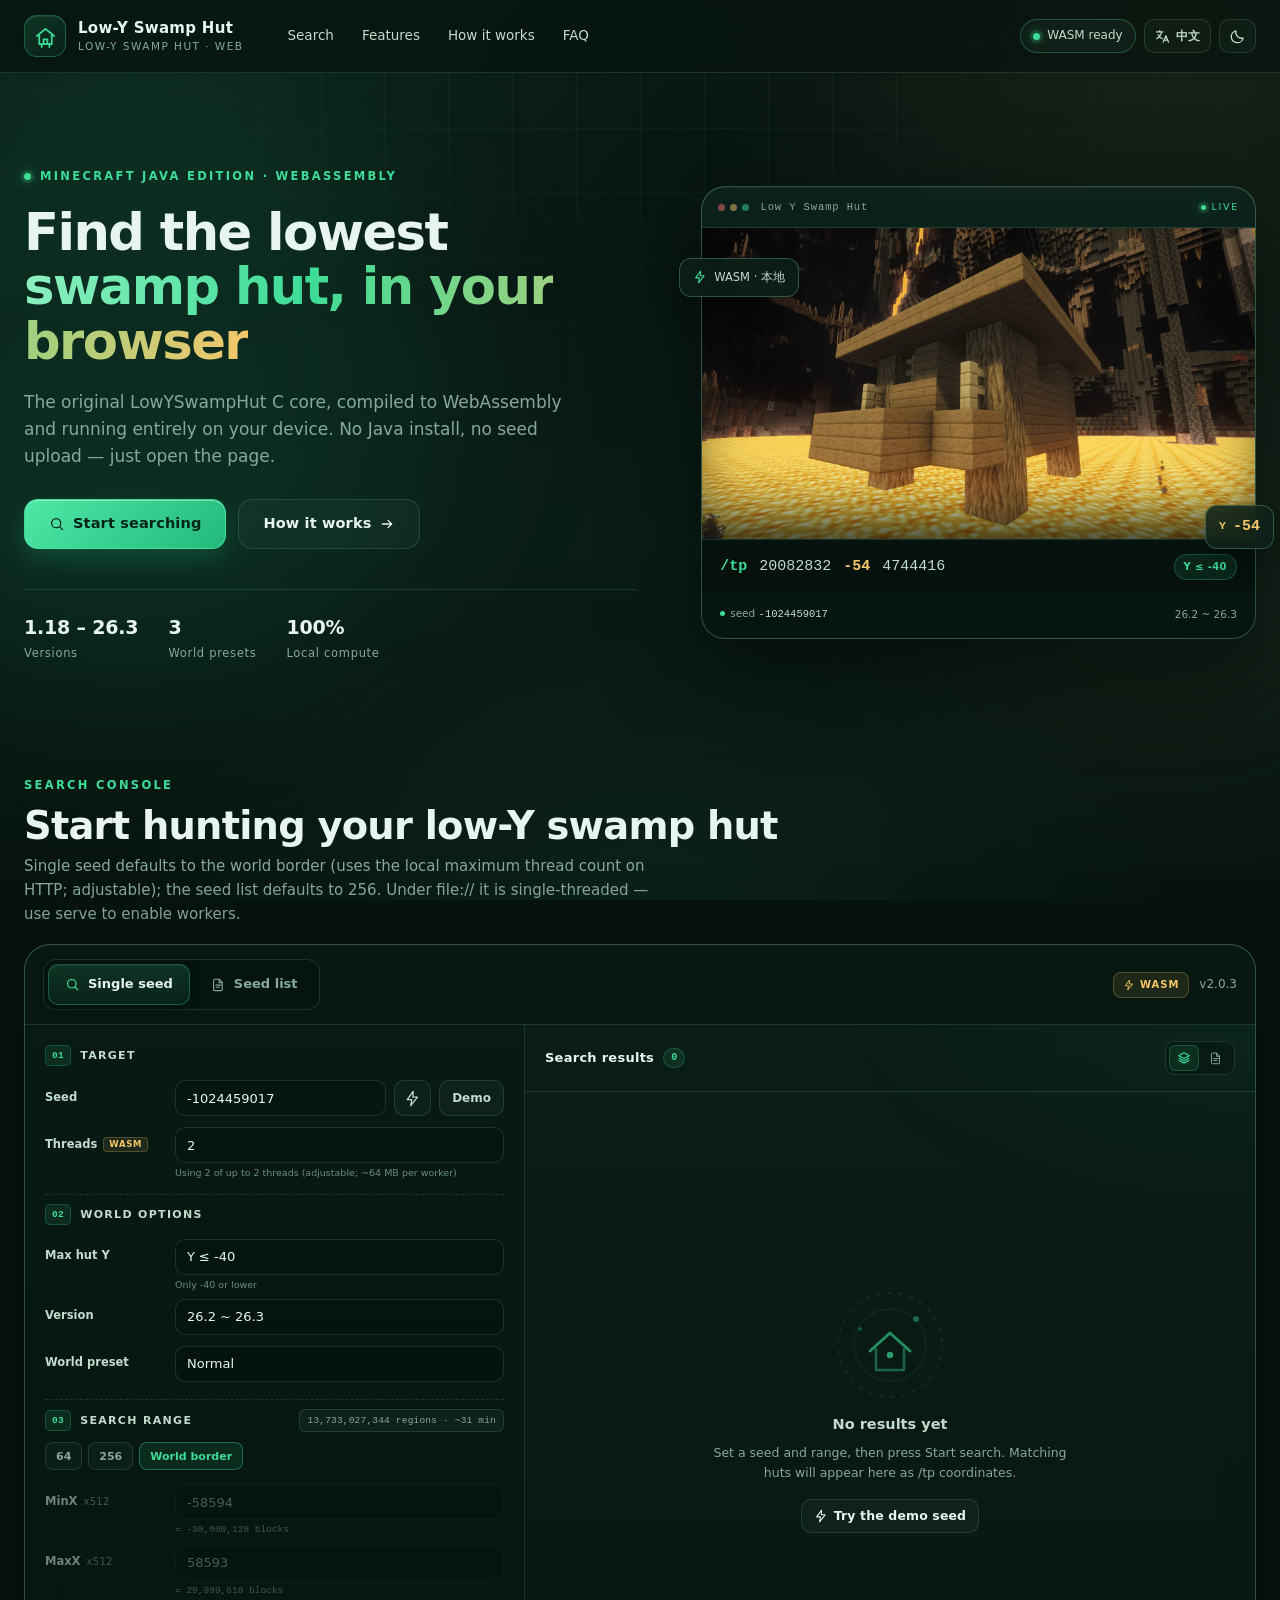
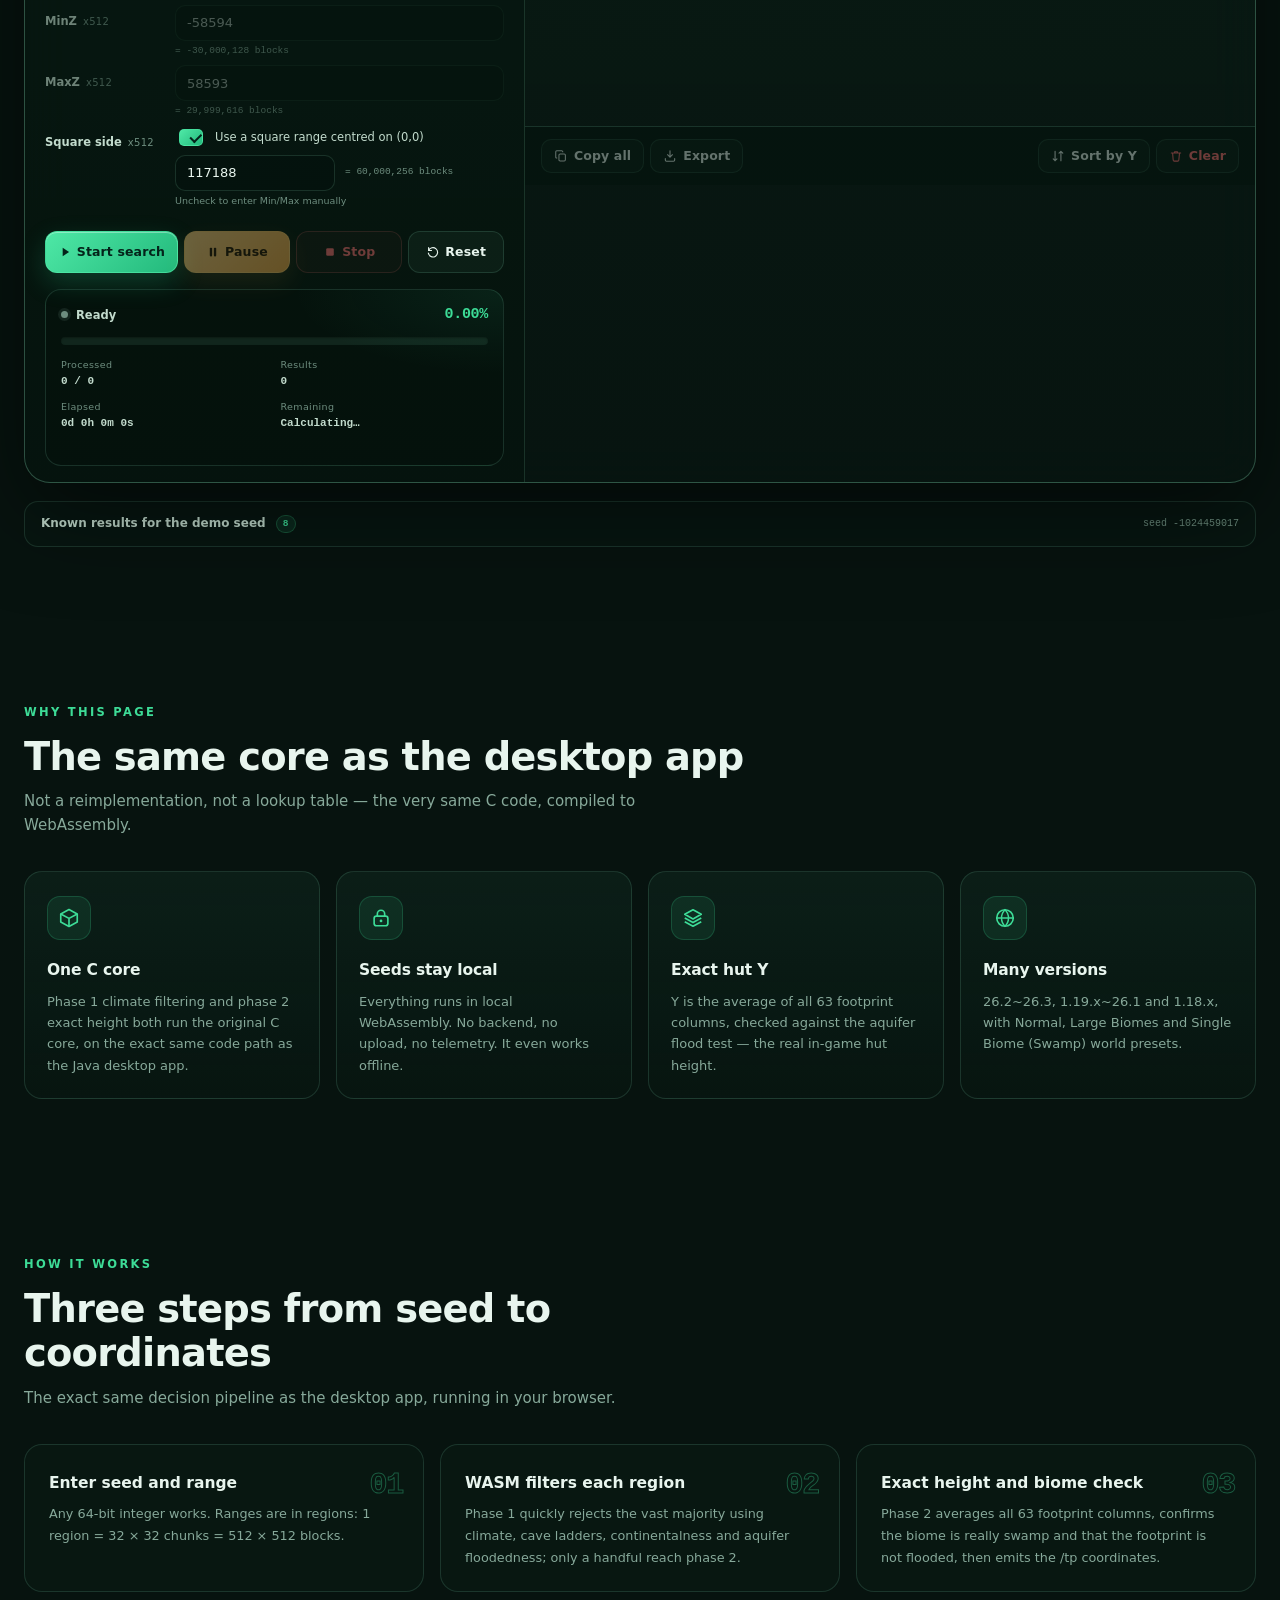
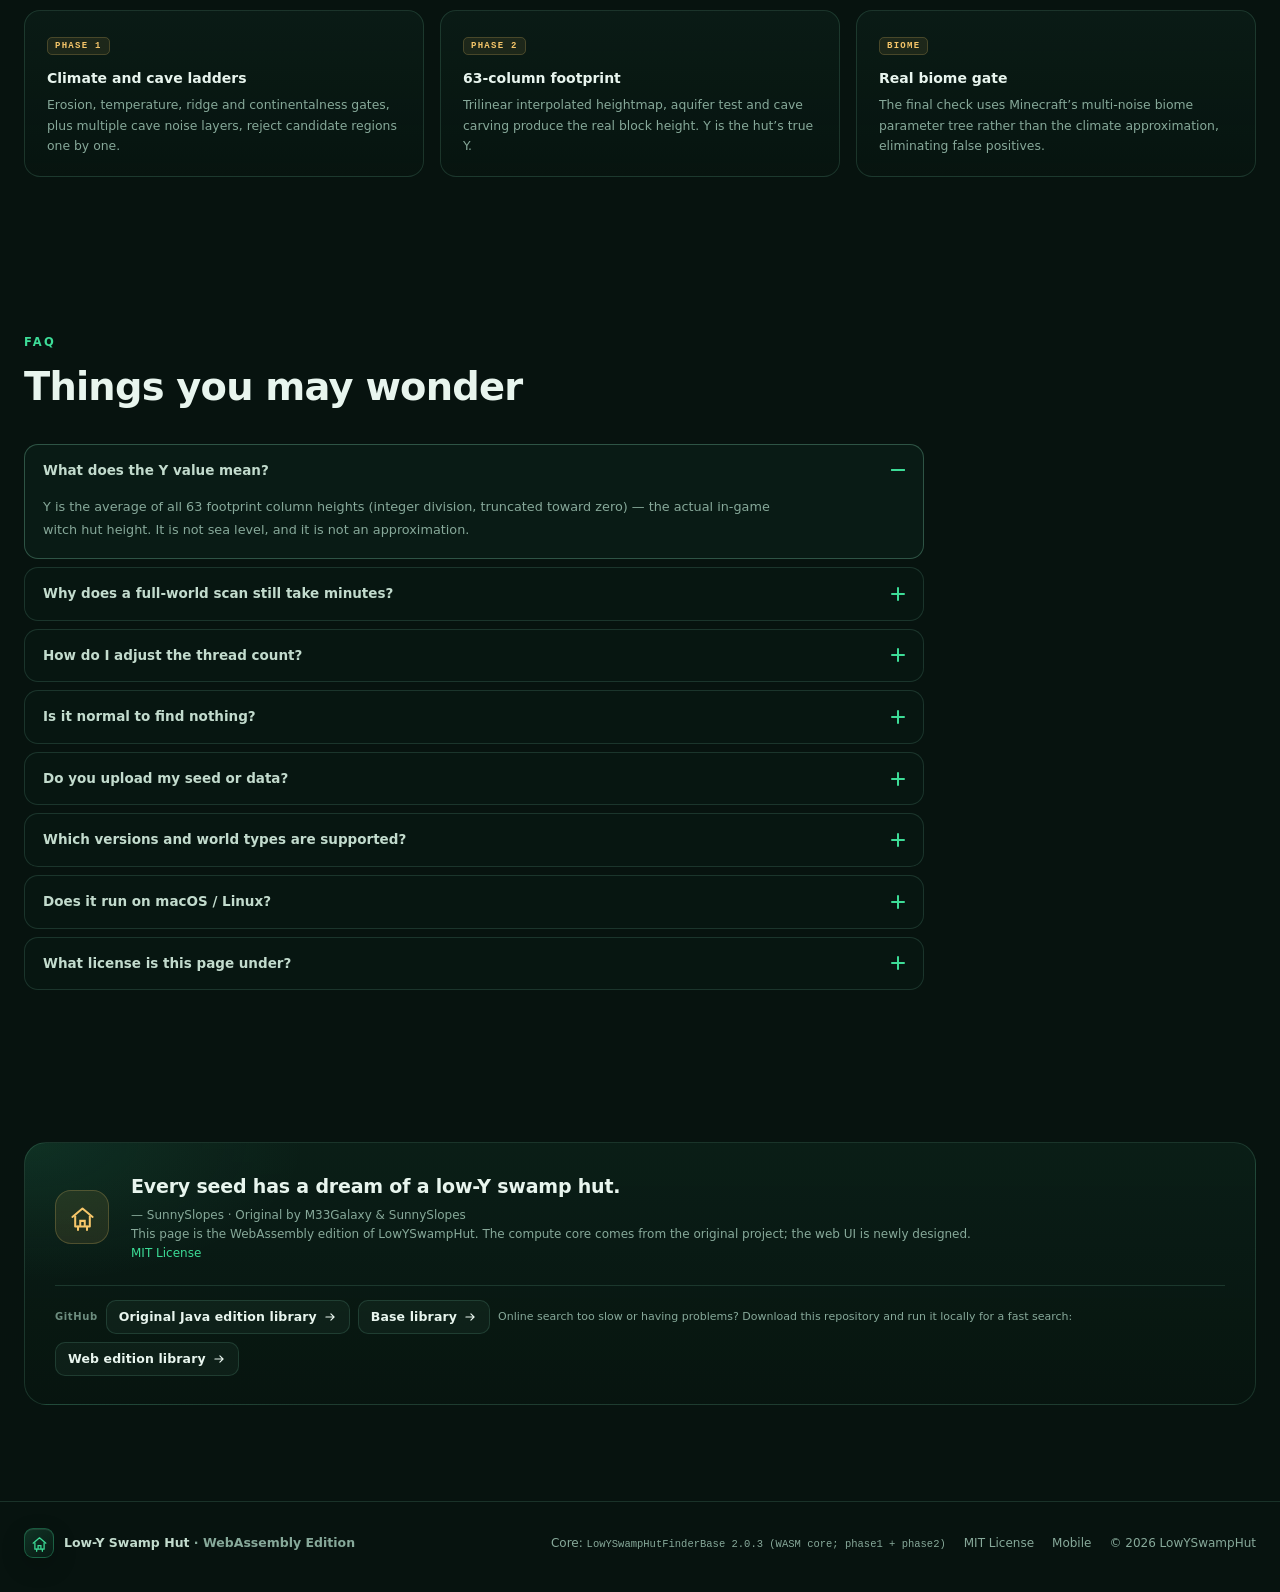
<file: index.html>
<!DOCTYPE html>
<html lang="zh-CN" data-theme="dark">
<head>
<meta charset="utf-8">
<meta name="viewport" content="width=device-width, initial-scale=1">
<meta name="color-scheme" content="dark light">
<meta name="theme-color" content="#07130f">
<title>低 Y 女巫小屋搜索 · WebAssembly 版</title>
<meta name="description" content="在浏览器里使用 WebAssembly 搜索 Minecraft Java 版低 Y 坐标女巫小屋。支持 1.18 ~ 26.3、普通 / 巨型 / 单群系世界，种子不上传，完全本地计算。">
<link rel="icon" href="data:image/svg+xml,%3Csvg xmlns='http://www.w3.org/2000/svg' viewBox='0 0 64 64'%3E%3Crect width='64' height='64' rx='14' fill='%230b1f18'/%3E%3Cpath d='M12 34 32 16l20 18' fill='none' stroke='%233ddc97' stroke-width='5' stroke-linecap='round' stroke-linejoin='round'/%3E%3Cpath d='M20 33v15h24V33' fill='none' stroke='%238ef0c0' stroke-width='4' stroke-linejoin='round'/%3E%3Ccircle cx='32' cy='40' r='3.5' fill='%23f6c66a'/%3E%3C/svg%3E">
<link rel="stylesheet" href="css/style.css">
</head>
<body>

<noscript>
  <div class="noscript-banner">
    此页面需要启用 JavaScript 与 WebAssembly。<br>
    This page requires JavaScript and WebAssembly.
  </div>
</noscript>

<!-- SVG icon sprite -->
<svg class="sprite" aria-hidden="true">
  <defs>
    <symbol id="i-hut" viewBox="0 0 24 24"><path d="M3 11.5 12 4l9 7.5" fill="none" stroke="currentColor" stroke-width="1.8" stroke-linecap="round" stroke-linejoin="round"/><path d="M5.5 10.5V20h13v-9.5" fill="none" stroke="currentColor" stroke-width="1.8" stroke-linejoin="round"/><path d="M10 20v-5h4v5" fill="none" stroke="currentColor" stroke-width="1.8"/><path d="M8 20v3M16 20v3" stroke="currentColor" stroke-width="1.8" stroke-linecap="round"/></symbol>
    <symbol id="i-bolt" viewBox="0 0 24 24"><path d="M13 2 4.5 13.5H11L9.5 22 19 10h-6.5L13 2Z" fill="none" stroke="currentColor" stroke-width="1.8" stroke-linejoin="round"/></symbol>
    <symbol id="i-lock" viewBox="0 0 24 24"><rect x="4.5" y="10" width="15" height="10.5" rx="2.5" fill="none" stroke="currentColor" stroke-width="1.8"/><path d="M8 10V7.5a4 4 0 0 1 8 0V10" fill="none" stroke="currentColor" stroke-width="1.8" stroke-linecap="round"/><circle cx="12" cy="15.2" r="1.5" fill="currentColor"/></symbol>
    <symbol id="i-layers" viewBox="0 0 24 24"><path d="m12 3 9 5-9 5-9-5 9-5Z" fill="none" stroke="currentColor" stroke-width="1.8" stroke-linejoin="round"/><path d="m3 12 9 5 9-5M3 16l9 5 9-5" fill="none" stroke="currentColor" stroke-width="1.8" stroke-linejoin="round"/></symbol>
    <symbol id="i-cube" viewBox="0 0 24 24"><path d="M12 2.8 21 7.6v8.8l-9 4.8-9-4.8V7.6l9-4.8Z" fill="none" stroke="currentColor" stroke-width="1.8" stroke-linejoin="round"/><path d="M3 7.6 12 12.4l9-4.8M12 12.4V21" fill="none" stroke="currentColor" stroke-width="1.8"/></symbol>
    <symbol id="i-globe" viewBox="0 0 24 24"><circle cx="12" cy="12" r="9" fill="none" stroke="currentColor" stroke-width="1.8"/><path d="M3 12h18M12 3c2.5 2.4 3.8 5.4 3.8 9S14.5 18.6 12 21c-2.5-2.4-3.8-5.4-3.8-9S9.5 5.4 12 3Z" fill="none" stroke="currentColor" stroke-width="1.6"/></symbol>
    <symbol id="i-copy" viewBox="0 0 24 24"><rect x="8.5" y="8.5" width="11" height="12" rx="2" fill="none" stroke="currentColor" stroke-width="1.8"/><path d="M5.5 15.5h-1a1.5 1.5 0 0 1-1.5-1.5V4.8A1.8 1.8 0 0 1 4.8 3h8.4A1.8 1.8 0 0 1 15 4.8v.7" fill="none" stroke="currentColor" stroke-width="1.8"/></symbol>
    <symbol id="i-download" viewBox="0 0 24 24"><path d="M12 3v11m0 0 4.2-4.2M12 14l-4.2-4.2" fill="none" stroke="currentColor" stroke-width="1.9" stroke-linecap="round" stroke-linejoin="round"/><path d="M4 16.5V19a2 2 0 0 0 2 2h12a2 2 0 0 0 2-2v-2.5" fill="none" stroke="currentColor" stroke-width="1.9" stroke-linecap="round"/></symbol>
    <symbol id="i-sort" viewBox="0 0 24 24"><path d="M7 4v16m0 0-3.2-3.2M7 20l3.2-3.2M17 20V4m0 0-3.2 3.2M17 4l3.2 3.2" fill="none" stroke="currentColor" stroke-width="1.9" stroke-linecap="round" stroke-linejoin="round"/></symbol>
    <symbol id="i-trash" viewBox="0 0 24 24"><path d="M4 7h16M9.5 7V4.8h5V7M6.2 7l1 12.2a1.8 1.8 0 0 0 1.8 1.6h6a1.8 1.8 0 0 0 1.8-1.6L18 7" fill="none" stroke="currentColor" stroke-width="1.8" stroke-linecap="round" stroke-linejoin="round"/></symbol>
    <symbol id="i-play" viewBox="0 0 24 24"><path d="M8 4.8 19 12 8 19.2V4.8Z" fill="currentColor"/></symbol>
    <symbol id="i-pause" viewBox="0 0 24 24"><rect x="6.5" y="4.5" width="4" height="15" rx="1.3" fill="currentColor"/><rect x="13.5" y="4.5" width="4" height="15" rx="1.3" fill="currentColor"/></symbol>
    <symbol id="i-stop" viewBox="0 0 24 24"><rect x="5.5" y="5.5" width="13" height="13" rx="2.4" fill="currentColor"/></symbol>
    <symbol id="i-reset" viewBox="0 0 24 24"><path d="M4.5 9.5A8 8 0 1 1 4 14" fill="none" stroke="currentColor" stroke-width="1.9" stroke-linecap="round"/><path d="M4.5 4.5v5h5" fill="none" stroke="currentColor" stroke-width="1.9" stroke-linecap="round" stroke-linejoin="round"/></symbol>
    <symbol id="i-sun" viewBox="0 0 24 24"><circle cx="12" cy="12" r="4.2" fill="none" stroke="currentColor" stroke-width="1.8"/><path d="M12 2.5v2.2M12 19.3v2.2M2.5 12h2.2M19.3 12h2.2M5.2 5.2l1.6 1.6M17.2 17.2l1.6 1.6M18.8 5.2l-1.6 1.6M6.8 17.2l-1.6 1.6" stroke="currentColor" stroke-width="1.8" stroke-linecap="round"/></symbol>
    <symbol id="i-moon" viewBox="0 0 24 24"><path d="M20 14.2A8.5 8.5 0 0 1 9.8 4a8.5 8.5 0 1 0 10.2 10.2Z" fill="none" stroke="currentColor" stroke-width="1.8" stroke-linejoin="round"/></symbol>
    <symbol id="i-lang" viewBox="0 0 24 24"><path d="M3.5 5.5h9M8 3.5v2M10.5 5.5c-.6 4.3-3 7.5-6.5 9.5M6 9.5c1.2 2.8 3.2 4.7 5.8 5.7" fill="none" stroke="currentColor" stroke-width="1.7" stroke-linecap="round" stroke-linejoin="round"/><path d="m13 20 3.8-9 3.8 9M14.4 17h4.8" fill="none" stroke="currentColor" stroke-width="1.7" stroke-linecap="round" stroke-linejoin="round"/></symbol>
    <symbol id="i-file" viewBox="0 0 24 24"><path d="M6 3.5h7l5 5V20a1.8 1.8 0 0 1-1.8 1.8H6A1.8 1.8 0 0 1 4.2 20V5.3A1.8 1.8 0 0 1 6 3.5Z" fill="none" stroke="currentColor" stroke-width="1.7" stroke-linejoin="round"/><path d="M13 3.8V9h4.8M8 13h8M8 16.5h5.5" fill="none" stroke="currentColor" stroke-width="1.7" stroke-linecap="round"/></symbol>
    <symbol id="i-arrow" viewBox="0 0 24 24"><path d="M5 12h14m0 0-5.5-5.5M19 12l-5.5 5.5" fill="none" stroke="currentColor" stroke-width="1.9" stroke-linecap="round" stroke-linejoin="round"/></symbol>
    <symbol id="i-check" viewBox="0 0 24 24"><path d="m4.5 12.5 5 5 10-11" fill="none" stroke="currentColor" stroke-width="2.2" stroke-linecap="round" stroke-linejoin="round"/></symbol>
    <symbol id="i-info" viewBox="0 0 24 24"><circle cx="12" cy="12" r="9" fill="none" stroke="currentColor" stroke-width="1.8"/><path d="M12 10.5V17M12 7.4v.2" stroke="currentColor" stroke-width="2" stroke-linecap="round"/></symbol>
    <symbol id="i-warn" viewBox="0 0 24 24"><path d="M12 3.6 22 20.4H2L12 3.6Z" fill="none" stroke="currentColor" stroke-width="1.8" stroke-linejoin="round"/><path d="M12 9.2v4.6M12 17.2v.2" stroke="currentColor" stroke-width="2" stroke-linecap="round"/></symbol>
    <symbol id="i-search" viewBox="0 0 24 24"><circle cx="10.8" cy="10.8" r="6.8" fill="none" stroke="currentColor" stroke-width="1.9"/><path d="m16 16 4.5 4.5" stroke="currentColor" stroke-width="1.9" stroke-linecap="round"/></symbol>
  </defs>
</svg>

<div class="page-bg" aria-hidden="true">
  <div class="bg-glow bg-glow-a"></div>
  <div class="bg-glow bg-glow-b"></div>
  <div class="bg-grid"></div>
  <div class="bg-mist"></div>
</div>

<header class="site-header">
  <div class="shell header-inner">
    <a class="brand" href="#top" aria-label="Low-Y Swamp Hut">
      <span class="brand-mark"><svg class="icon"><use href="#i-hut"></use></svg></span>
      <span class="brand-text">
        <strong data-i18n="brand.name">低 Y 女巫小屋</strong>
        <small data-i18n="brand.tag">Low-Y Swamp Hut · Web</small>
      </span>
    </a>
    <nav class="site-nav" aria-label="主导航">
      <a href="#search" data-i18n="nav.search">开始搜索</a>
      <a href="#features" data-i18n="nav.features">功能</a>
      <a href="#how" data-i18n="nav.how">原理</a>
      <a href="#faq" data-i18n="nav.faq">常见问题</a>
    </nav>
    <div class="header-actions">
      <span class="engine-pill" id="engineBadge" title="WebAssembly 引擎状态">
        <span class="dot" id="engineDot"></span>
        <span id="engineText">引擎加载中</span>
      </span>
      <button class="icon-btn" id="langToggle" type="button" title="切换语言 / Switch language" aria-label="切换语言">
        <svg class="icon"><use href="#i-lang"></use></svg>
        <span class="lang-label" id="langLabel">EN</span>
      </button>
      <button class="icon-btn" id="themeToggle" type="button" title="切换主题 / Toggle theme" aria-label="切换主题">
        <svg class="icon icon-sun"><use href="#i-sun"></use></svg>
        <svg class="icon icon-moon"><use href="#i-moon"></use></svg>
      </button>
    </div>
  </div>
</header>

<main id="top">

  <!-- ============================ HERO ============================ -->
  <section class="hero shell">
    <div class="hero-copy">
      <span class="eyebrow"><span class="live-dot"></span><span data-i18n="hero.eyebrow">MINECRAFT JAVA EDITION · WEBASSEMBLY</span></span>
      <h1>
        <span data-i18n="hero.title1">在浏览器里，</span><br>
        <span class="grad-text" data-i18n="hero.title2">找到最低的女巫小屋</span>
      </h1>
      <p class="lede" data-i18n="hero.lede">
        完整移植自 LowYSwampHut 的 C 内核，通过 WebAssembly 在你的设备上本地计算。不需要安装 Java，不需要上传种子 —— 打开网页就能开始。
      </p>
      <div class="hero-cta">
        <a class="btn primary lg" href="#search">
          <svg class="icon"><use href="#i-search"></use></svg>
          <span data-i18n="hero.ctaPrimary">开始搜索</span>
        </a>
        <a class="btn ghost lg" href="#how">
          <span data-i18n="hero.ctaSecondary">它如何工作</span>
          <svg class="icon"><use href="#i-arrow"></use></svg>
        </a>
      </div>
      <div class="hero-stats">
        <div class="stat"><strong>1.18 – 26.3</strong><span data-i18n="hero.stat1">版本支持</span></div>
        <div class="stat"><strong>3</strong><span data-i18n="hero.stat2">世界类型</span></div>
        <div class="stat"><strong>100%</strong><span data-i18n="hero.stat3">本地计算</span></div>
      </div>
    </div>

    <div class="hero-visual" aria-hidden="true">
      <div class="terminal-card">
        <div class="terminal-bar">
          <span class="tl-dots"><i></i><i></i><i></i></span>
          <span class="terminal-title">Low Y Swamp Hut</span>
          <span class="terminal-live"><span class="live-dot"></span>LIVE</span>
        </div>
        <div class="scene-wrap">
          <img class="swamp-scene" src="assets/low-y-swamp-hut.webp" alt="低 Y 女巫小屋（岩浆洞穴展示图）" width="1600" height="900" decoding="async">
          <span class="scene-vignette"></span>
        </div>
        <div class="terminal-result">
          <span class="prompt">/tp</span>
          <span class="coord">20082832</span>
          <span class="coord y">-54</span>
          <span class="coord">4744416</span>
          <span class="result-spacer"></span>
          <span class="result-badge">Y ≤ -40</span>
        </div>
        <div class="terminal-meta">
          <span><i class="meta-dot"></i>seed <code>-1024459017</code></span>
          <span>26.2 ~ 26.3</span>
        </div>
      </div>
      <div class="float-chip chip-a"><svg class="icon"><use href="#i-bolt"></use></svg><span>WASM · 本地</span></div>
      <div class="float-chip chip-b"><span class="chip-k">Y</span><strong>-54</strong></div>
    </div>
  </section>

<!-- APP_SECTION_START -->
  <!-- ============================ APP ============================ -->
  <section class="section shell" id="search">
    <div class="section-head compact">
      <span class="eyebrow" data-i18n="app.eyebrow">搜索控制台</span>
      <h2 data-i18n="app.title">开始寻找你的低 Y 女巫小屋</h2>
      <p data-i18n="app.sub">单种子默认世界边界（HTTP 下默认本机最大线程数，可在线程数字段调整），种子列表默认 256；file:// 下为单线程，建议用 serve 启动以启用多线程。</p>
    </div>

    <div class="app-shell">
      <div class="app-topbar">
        <div class="app-tabs" role="tablist" aria-label="搜索模式">
          <button class="tab active" id="tab-single" data-tab="single" role="tab" aria-selected="true" aria-controls="panel-single">
            <svg class="icon"><use href="#i-search"></use></svg>
            <span data-i18n="tab.single">单种子搜索</span>
          </button>
          <button class="tab" id="tab-list" data-tab="list" role="tab" aria-selected="false" aria-controls="panel-list">
            <svg class="icon"><use href="#i-file"></use></svg>
            <span data-i18n="tab.list">从种子列表搜索</span>
          </button>
        </div>
        <div class="app-topbar-right">
          <span class="wasm-chip"><svg class="icon"><use href="#i-bolt"></use></svg>WASM</span>
          <span class="muted small" id="engineVersion">–</span>
        </div>
      </div>

      <div class="app-grid">
        <div class="control-panel">

          <!-- ==================== SINGLE ==================== -->
          <div class="tab-panel" id="panel-single" role="tabpanel" aria-labelledby="tab-single">
            <div class="panel-scroll">
            <div class="console-form">
              <section class="panel-section">
                <div class="panel-title"><span class="num">01</span><span data-i18n="panel.target">搜索目标</span></div>

                <div class="form-row">
                  <label class="form-label" for="sSeed"><span data-i18n="label.seed">种子 Seed</span></label>
                  <div class="form-control">
                    <div class="input-row">
                      <input id="sSeed" type="text" inputmode="numeric" autocomplete="off" spellcheck="false" placeholder="-1024459017" value="-1024459017">
                      <button class="icon-btn" id="sRandom" type="button" title="随机种子" aria-label="随机种子">
                        <svg class="icon"><use href="#i-bolt"></use></svg>
                      </button>
                      <button class="mini-btn" id="sDemo" type="button" data-i18n="btn.demo">示例</button>
                    </div>
                    <span class="field-error" id="sSeedError"></span>
                    <span class="hint hint-optional" data-i18n="hint.seed">支持 -2^63 ~ 2^63-1 的整数</span>
                  </div>
                  <span class="form-aside"></span>
                </div>

                <div class="form-row thread-row">
                  <label class="form-label" for="sThreads"><span data-i18n="label.threads">线程数</span> <span class="tag">WASM</span></label>
                  <div class="form-control"><input id="sThreads" type="number" min="1" max="32" step="1" value="1" inputmode="numeric" autocomplete="off"></div>
                  <span class="form-aside" id="sThreadHint">自动检测线程</span>
                </div>
              </section>

              <section class="panel-section">
                <div class="panel-title"><span class="num">02</span><span data-i18n="panel.world">世界参数</span></div>

                <div class="form-row">
                  <label class="form-label" for="sHeight"><span data-i18n="label.height">筛选小屋高度</span></label>
                  <div class="form-control">
                    <select id="sHeight">
                      <option value="-40" selected>Y ≤ -40</option>
                      <option value="-50">Y ≤ -50</option>
                      <option value="-54">Y ≤ -54</option>
                    </select>
                  </div>
                  <span class="form-aside" data-i18n="hint.heightShort">只保留 -40 及以下</span>
                </div>

                <div class="form-row">
                  <label class="form-label" for="sVersion"><span data-i18n="label.version">版本</span></label>
                  <div class="form-control">
                    <select id="sVersion">
                      <option value="26.2">26.2 ~ 26.3</option>
                      <option value="1.19">1.19.x ~ 26.1</option>
                      <option value="1.18">1.18.x</option>
                    </select>
                  </div>
                  <span class="form-aside"></span>
                </div>

                <div class="form-row">
                  <label class="form-label" for="sPreset"><span data-i18n="label.preset">世界类型</span></label>
                  <div class="form-control">
                    <select id="sPreset">
                      <option value="normal" data-i18n="preset.normal">普通世界</option>
                      <option value="large" data-i18n="preset.large">巨型生物群系</option>
                      <option value="single" data-i18n="preset.single">单群系（沼泽）</option>
                    </select>
                  </div>
                  <span class="form-aside"></span>
                </div>
              </section>

              <section class="panel-section">
                <div class="panel-title">
                  <span class="num">03</span><span data-i18n="panel.range">搜索范围</span>
                  <span class="range-summary" id="sRangeSummary">–</span>
                </div>

                <div class="preset-row" id="sPresets" role="group" aria-label="范围预设">
                  <button type="button" class="preset-btn" data-mode="single" data-side="64">64</button>
                  <button type="button" class="preset-btn" data-mode="single" data-side="256">256</button>
                  <button type="button" class="preset-btn active" data-mode="single" data-side="117188" data-i18n="preset.world">世界边界</button>
                </div>

                <div class="bounds-rows" id="sBounds">
                  <div class="form-row">
                    <label class="form-label" for="sMinX">MinX <em>x512</em></label>
                    <div class="form-control"><input id="sMinX" type="text" inputmode="numeric" value="-58594"></div>
                    <span class="form-aside block-hint" id="sMinXBlocks">= -30,000,128 方块</span>
                  </div>
                  <div class="form-row">
                    <label class="form-label" for="sMaxX">MaxX <em>x512</em></label>
                    <div class="form-control"><input id="sMaxX" type="text" inputmode="numeric" value="58593"></div>
                    <span class="form-aside block-hint" id="sMaxXBlocks">= 29,999,616 方块</span>
                  </div>
                  <div class="form-row">
                    <label class="form-label" for="sMinZ">MinZ <em>x512</em></label>
                    <div class="form-control"><input id="sMinZ" type="text" inputmode="numeric" value="-58594"></div>
                    <span class="form-aside block-hint" id="sMinZBlocks">= -30,000,128 方块</span>
                  </div>
                  <div class="form-row">
                    <label class="form-label" for="sMaxZ">MaxZ <em>x512</em></label>
                    <div class="form-control"><input id="sMaxZ" type="text" inputmode="numeric" value="58593"></div>
                    <span class="form-aside block-hint" id="sMaxZBlocks">= 29,999,616 方块</span>
                  </div>
                </div>

                <div class="form-row">
                  <label class="form-label" for="sSide"><span data-i18n="label.side">正方形边长</span> <em>x512</em></label>
                  <div class="form-control square-control">
                    <label class="check-row">
                      <input type="checkbox" id="sSquareMode" checked>
                      <span data-i18n="label.squareMode">以 (0,0) 为中心</span>
                    </label>
                    <div class="side-input-row">
                      <input id="sSide" type="text" inputmode="numeric" value="117188">
                      <span class="hint block-hint" id="sSideBlocks">= 60,000,256 方块</span>
                    </div>
                  </div>
                  <span class="form-aside" data-i18n="hint.square">取消勾选可手动填写 Min/Max</span>
                </div>
              </section>
            </div>
            </div>

            <div class="action-row">
              <button class="btn primary" id="sStart" type="button">
                <svg class="icon"><use href="#i-play"></use></svg><span data-i18n="btn.start">开始搜索</span>
              </button>
              <button class="btn amber" id="sPause" type="button" disabled>
                <svg class="icon"><use href="#i-pause"></use></svg><span data-i18n="btn.pause">暂停</span>
              </button>
              <button class="btn danger" id="sStop" type="button" disabled>
                <svg class="icon"><use href="#i-stop"></use></svg><span data-i18n="btn.stop">停止</span>
              </button>
              <button class="btn ghost" id="sReset" type="button" title="重置搜索区域 / Reset search range">
                <svg class="icon"><use href="#i-reset"></use></svg><span data-i18n="btn.reset">重置</span>
              </button>
            </div>
          </div>

          <!-- ==================== LIST ==================== -->
          <div class="tab-panel hidden" id="panel-list" role="tabpanel" aria-labelledby="tab-list">
            <div class="panel-scroll">
            <div class="console-form">
              <section class="panel-section">
                <div class="panel-title"><span class="num">01</span><span data-i18n="panel.seedFile">种子列表</span></div>

                <div class="form-row wide">
                  <span class="form-label" data-i18n="label.seedFile">种子文件</span>
                  <div class="form-control">
                    <div class="dropzone compact" id="lDropzone" tabindex="0" role="button" aria-label="选择种子文件">
                      <input type="file" id="lFileInput" accept=".txt,.csv,text/plain" hidden>
                      <svg class="icon drop-icon"><use href="#i-file"></use></svg>
                      <strong id="lDropTitle" data-i18n="drop.title">拖入种子文件，或点击选择</strong>
                      <span class="hint" id="lDropHint" data-i18n="drop.hint">纯文本，每行一个种子；空行与 # 开头的行会被忽略</span>
                      <span class="file-pill hidden" id="lFileInfo">
                        <svg class="icon"><use href="#i-check"></use></svg>
                        <span id="lFileName">–</span>
                        <span class="file-count" id="lSeedCount">0</span>
                      </span>
                    </div>
                    <span class="field-error" id="lFileError"></span>
                  </div>
                  <span class="form-aside"></span>
                </div>

                <div class="form-row thread-row">
                  <label class="form-label" for="lThreads"><span data-i18n="label.threads">线程数</span> <span class="tag">WASM</span></label>
                  <div class="form-control"><input id="lThreads" type="text" value="1" readonly tabindex="-1"></div>
                  <span class="form-aside" id="lThreadHint">列表模式逐个种子扫描</span>
                </div>
              </section>

              <section class="panel-section">
                <div class="panel-title"><span class="num">02</span><span data-i18n="panel.world">世界参数</span></div>

                <div class="form-row">
                  <label class="form-label" for="lHeight"><span data-i18n="label.height">筛选小屋高度</span></label>
                  <div class="form-control">
                    <select id="lHeight">
                      <option value="-40" selected>Y ≤ -40</option>
                      <option value="-50">Y ≤ -50</option>
                      <option value="-54">Y ≤ -54</option>
                    </select>
                  </div>
                  <span class="form-aside" data-i18n="hint.heightShort">只保留 -40 及以下</span>
                </div>

                <div class="form-row">
                  <label class="form-label" for="lVersion"><span data-i18n="label.version">版本</span></label>
                  <div class="form-control">
                    <select id="lVersion">
                      <option value="26.2">26.2 ~ 26.3</option>
                      <option value="1.19">1.19.x ~ 26.1</option>
                      <option value="1.18">1.18.x</option>
                    </select>
                  </div>
                  <span class="form-aside"></span>
                </div>

                <div class="form-row">
                  <label class="form-label" for="lPreset"><span data-i18n="label.preset">世界类型</span></label>
                  <div class="form-control">
                    <select id="lPreset">
                      <option value="normal" data-i18n="preset.normal">普通世界</option>
                      <option value="large" data-i18n="preset.large">巨型生物群系</option>
                      <option value="single" data-i18n="preset.single">单群系（沼泽）</option>
                    </select>
                  </div>
                  <span class="form-aside"></span>
                </div>
              </section>

              <section class="panel-section">
                <div class="panel-title">
                  <span class="num">03</span><span data-i18n="panel.range">搜索范围</span>
                  <span class="range-summary" id="lRangeSummary">–</span>
                </div>

                <div class="preset-row" id="lPresets" role="group" aria-label="范围预设">
                  <button type="button" class="preset-btn" data-mode="list" data-side="64">64</button>
                  <button type="button" class="preset-btn active" data-mode="list" data-side="256">256</button>
                  <button type="button" class="preset-btn" data-mode="list" data-side="117188" data-i18n="preset.world">世界边界</button>
                </div>

                <div class="bounds-rows" id="lBounds">
                  <div class="form-row">
                    <label class="form-label" for="lMinX">MinX <em>x512</em></label>
                    <div class="form-control"><input id="lMinX" type="text" inputmode="numeric" value="-128"></div>
                    <span class="form-aside block-hint" id="lMinXBlocks">= -65,536 方块</span>
                  </div>
                  <div class="form-row">
                    <label class="form-label" for="lMaxX">MaxX <em>x512</em></label>
                    <div class="form-control"><input id="lMaxX" type="text" inputmode="numeric" value="127"></div>
                    <span class="form-aside block-hint" id="lMaxXBlocks">= 65,024 方块</span>
                  </div>
                  <div class="form-row">
                    <label class="form-label" for="lMinZ">MinZ <em>x512</em></label>
                    <div class="form-control"><input id="lMinZ" type="text" inputmode="numeric" value="-128"></div>
                    <span class="form-aside block-hint" id="lMinZBlocks">= -65,536 方块</span>
                  </div>
                  <div class="form-row">
                    <label class="form-label" for="lMaxZ">MaxZ <em>x512</em></label>
                    <div class="form-control"><input id="lMaxZ" type="text" inputmode="numeric" value="127"></div>
                    <span class="form-aside block-hint" id="lMaxZBlocks">= 65,024 方块</span>
                  </div>
                </div>

                <div class="form-row">
                  <label class="form-label" for="lSide"><span data-i18n="label.side">正方形边长</span> <em>x512</em></label>
                  <div class="form-control square-control">
                    <label class="check-row">
                      <input type="checkbox" id="lSquareMode" checked>
                      <span data-i18n="label.squareMode">以 (0,0) 为中心</span>
                    </label>
                    <div class="side-input-row">
                      <input id="lSide" type="text" inputmode="numeric" value="256">
                      <span class="hint block-hint" id="lSideBlocks">= 131,072 方块</span>
                    </div>
                  </div>
                  <span class="form-aside" data-i18n="hint.square">取消勾选可手动填写 Min/Max</span>
                </div>
              </section>
            </div>
            </div>

            <div class="action-row">
              <button class="btn primary" id="lStart" type="button">
                <svg class="icon"><use href="#i-play"></use></svg><span data-i18n="btn.start">开始搜索</span>
              </button>
              <button class="btn amber" id="lPause" type="button" disabled>
                <svg class="icon"><use href="#i-pause"></use></svg><span data-i18n="btn.pause">暂停</span>
              </button>
              <button class="btn danger" id="lStop" type="button" disabled>
                <svg class="icon"><use href="#i-stop"></use></svg><span data-i18n="btn.stop">停止</span>
              </button>
              <button class="btn ghost" id="lReset" type="button" title="重置搜索区域 / Reset search range">
                <svg class="icon"><use href="#i-reset"></use></svg><span data-i18n="btn.resetDefault">重置</span>
              </button>
            </div>
          </div>

          <!-- SHARED PROGRESS -->
          <div class="progress-card" id="progressCard">
            <div class="progress-top">
              <div class="progress-state">
                <span class="state-dot" id="progressDot"></span>
                <span id="progressStatus" data-i18n="progress.idle" aria-live="polite">等待开始</span>
              </div>
              <span class="progress-percent" id="progressPercent">0.00%</span>
            </div>
            <div class="progress-track" id="progressTrack" role="progressbar" aria-valuemin="0" aria-valuemax="100" aria-valuenow="0">
              <div class="progress-bar" id="progressBar"></div>
            </div>
            <div class="progress-meta">
              <div><span data-i18n="progress.processed">已处理</span><strong id="progressProcessed">0 / 0</strong></div>
              <div><span data-i18n="progress.results">结果</span><strong id="progressResults">0</strong></div>
              <div><span data-i18n="progress.elapsed">已用时间</span><strong id="progressElapsed">0天 0时 0分 0秒</strong></div>
              <div><span data-i18n="progress.remaining">剩余时间</span><strong id="progressRemaining">计算中…</strong></div>
            </div>
            <div class="progress-seed hidden" id="progressSeedRow">
              <span data-i18n="progress.currentSeed">当前种子</span>
              <code id="progressCurrentSeed">–</code>
              <span class="progress-seed-index" id="progressSeedIndex"></span>
            </div>
            <div class="progress-estimate" id="progressEstimate"></div>
          </div>
        </div>

        <!-- ==================== RESULTS (below the form) ==================== -->
        <div class="results-panel" id="resultsPanel">
          <div class="results-head">
            <div class="results-title">
              <h3 id="resultsTitle" data-i18n="results.title">检查结果</h3>
              <span class="count-badge" id="resultsCount">0</span>
            </div>
            <div class="view-toggle" role="group" aria-label="结果视图">
              <button type="button" class="view-btn active" data-view="table" id="viewTable" title="表格视图">
                <svg class="icon"><use href="#i-layers"></use></svg>
              </button>
              <button type="button" class="view-btn" data-view="text" id="viewText" title="文本视图">
                <svg class="icon"><use href="#i-file"></use></svg>
              </button>
            </div>
          </div>

          <div class="results-body">
            <div class="empty-state" id="resultsEmpty">
              <span class="empty-art">
                <svg viewBox="0 0 120 120" aria-hidden="true">
                  <circle cx="60" cy="60" r="52" fill="none" stroke="currentColor" stroke-opacity=".16" stroke-width="1.5" stroke-dasharray="4 7"/>
                  <circle cx="60" cy="60" r="36" fill="none" stroke="currentColor" stroke-opacity=".1" stroke-width="1.5"/>
                  <path d="M40 66 60 48l20 18" fill="none" stroke="currentColor" stroke-opacity=".7" stroke-width="3" stroke-linecap="round" stroke-linejoin="round"/>
                  <path d="M46 63v22h28V63" fill="none" stroke="currentColor" stroke-opacity=".45" stroke-width="2.6" stroke-linejoin="round"/>
                  <circle cx="60" cy="70" r="3.2" fill="currentColor" fill-opacity=".8"/>
                  <circle cx="86" cy="34" r="3" fill="currentColor" fill-opacity=".45"/>
                  <circle cx="30" cy="44" r="2" fill="currentColor" fill-opacity=".35"/>
                </svg>
              </span>
              <strong data-i18n="results.emptyTitle">还没有结果</strong>
              <p data-i18n="results.emptyBody">设置好种子和范围，点击「开始搜索」。命中的小屋会以 /tp 坐标的形式出现在这里。</p>
              <button type="button" class="btn ghost sm" id="emptyDemoBtn">
                <svg class="icon"><use href="#i-bolt"></use></svg><span data-i18n="btn.tryDemo">试试示例种子</span>
              </button>
            </div>

            <div class="table-wrap hidden" id="resultsTableWrap">
              <table class="result-table" id="resultsTable">
                <thead>
                  <tr id="resultsHeadRow">
                    <th class="col-idx">#</th>
                    <th class="col-seed hidden" data-i18n="table.seed">种子</th>
                    <th>X</th>
                    <th>Y</th>
                    <th>Z</th>
                    <th class="col-distance" data-i18n="table.distance">距离原点</th>
                    <th class="col-tp" data-i18n="table.tp">/tp 命令</th>
                    <th class="col-actions"></th>
                  </tr>
                </thead>
                <tbody id="resultsBody"></tbody>
              </table>
            </div>

            <div class="text-view hidden" id="resultsTextView">
              <pre id="resultsRaw"></pre>
            </div>
          </div>

          <div class="results-foot">
            <div class="foot-left">
              <button class="btn ghost sm" id="btnCopyAll" type="button">
                <svg class="icon"><use href="#i-copy"></use></svg><span data-i18n="btn.copyAll">复制全部</span>
              </button>
              <button class="btn ghost sm" id="btnExport" type="button">
                <svg class="icon"><use href="#i-download"></use></svg><span data-i18n="btn.export">导出</span>
              </button>
              <button class="btn ghost sm hidden" id="btnExportSeeds" type="button">
                <svg class="icon"><use href="#i-download"></use></svg><span data-i18n="btn.exportSeeds">导出种子列表</span>
              </button>
            </div>
            <div class="foot-right">
              <button class="btn ghost sm" id="btnSortY" type="button">
                <svg class="icon"><use href="#i-sort"></use></svg><span data-i18n="btn.sortY">按 Y 排序</span>
              </button>
              <button class="btn ghost sm hidden" id="btnSortDistance" type="button">
                <svg class="icon"><use href="#i-sort"></use></svg><span data-i18n="btn.sortDistance">按距离排序</span>
              </button>
              <button class="btn ghost sm danger-text" id="btnClear" type="button">
                <svg class="icon"><use href="#i-trash"></use></svg><span data-i18n="btn.clear">清空</span>
              </button>
            </div>
          </div>
        </div>
      </div>
    </div>

    <details class="known-results">
      <summary>
        <span data-i18n="known.title">示例种子的已知结果</span>
        <span class="known-count">8</span>
        <span class="known-seed">seed -1024459017</span>
      </summary>
      <div class="known-body">
        <p data-i18n="known.desc">这是原项目验收数据中该种子的 8 个小屋。示例按钮只搜索其中第 4 个；完整列表可由世界边界搜索得到。</p>
        <pre id="knownResults">/tp 234016 -44 -18221904
/tp 27607376 -47 -7240176
/tp 16007952 -43 3516000
/tp 20082832 -54 4744416
/tp 10995248 -54 7276048
/tp 3267728 -54 10839360
/tp -2260784 -54 13017184
/tp -2274464 -54 17901776</pre>
      </div>
    </details>
  </section>
<!-- APP_SECTION_END -->

  <!-- ============================ FEATURES ============================ -->
  <section class="section shell" id="features">
    <div class="section-head">
      <span class="eyebrow" data-i18n="features.eyebrow">为什么用它</span>
      <h2 data-i18n="features.title">与桌面版同源的搜索内核</h2>
      <p data-i18n="features.sub">不是重新实现，也不是查表 —— 是同一套 C 代码编译成 WebAssembly。</p>
    </div>
    <div class="feature-grid">
      <article class="feature-card">
        <span class="feature-icon"><svg class="icon"><use href="#i-cube"></use></svg></span>
        <h3 data-i18n="features.f1.title">同一套 C 内核</h3>
        <p data-i18n="features.f1.body">阶段 1 气候筛选与阶段 2 精确高度都由原项目 C 内核完成，与 Java 桌面版走同一条代码路径。</p>
      </article>
      <article class="feature-card">
        <span class="feature-icon"><svg class="icon"><use href="#i-lock"></use></svg></span>
        <h3 data-i18n="features.f2.title">种子不出浏览器</h3>
        <p data-i18n="features.f2.body">所有计算在本地 WebAssembly 中完成，没有后端、没有上传、没有遥测。断网也能继续用。</p>
      </article>
      <article class="feature-card">
        <span class="feature-icon"><svg class="icon"><use href="#i-layers"></use></svg></span>
        <h3 data-i18n="features.f3.title">精确的小屋 Y</h3>
        <p data-i18n="features.f3.body">Y 来自 footprint 全部 63 列的平均高度，并经过含水层灌满判定 —— 就是游戏里真实的建筑高度。</p>
      </article>
      <article class="feature-card">
        <span class="feature-icon"><svg class="icon"><use href="#i-globe"></use></svg></span>
        <h3 data-i18n="features.f4.title">多版本 · 多世界</h3>
        <p data-i18n="features.f4.body">支持 26.2~26.3、1.19.x~26.1、1.18.x，以及普通、巨型生物群系、单群系（沼泽）三种世界。</p>
      </article>
    </div>
  </section>

  <!-- ============================ HOW IT WORKS ============================ -->
  <section class="section shell" id="how">
    <div class="section-head">
      <span class="eyebrow" data-i18n="how.eyebrow">原理</span>
      <h2 data-i18n="how.title">三步，从种子到坐标</h2>
      <p data-i18n="how.sub">和桌面版完全相同的判定流程，只是在浏览器里跑。</p>
    </div>
    <div class="steps">
      <article class="step-card">
        <span class="step-num">01</span>
        <h3 data-i18n="how.s1.title">输入种子与范围</h3>
        <p data-i18n="how.s1.body">种子可以是任意 64 位整数。范围用「区域」表示：1 个区域 = 32 × 32 个区块 = 512 × 512 个方块。</p>
      </article>
      <article class="step-card">
        <span class="step-num">02</span>
        <h3 data-i18n="how.s2.title">WASM 逐区域筛选</h3>
        <p data-i18n="how.s2.body">阶段 1 用气候、洞穴梯子、大陆性与含水层洪水度快速排除绝大多数区域；只有极少数候选进入阶段 2。</p>
      </article>
      <article class="step-card">
        <span class="step-num">03</span>
        <h3 data-i18n="how.s3.title">精确高度与群系确认</h3>
        <p data-i18n="how.s3.body">阶段 2 计算 footprint 全部 63 列的平均高度，并确认群系确实是沼泽、没有被水灌满，最后输出 /tp 坐标。</p>
      </article>
    </div>
    <div class="tech-grid">
      <article class="tech-card">
        <span class="tech-tag">PHASE 1</span>
        <h4 data-i18n="tech.p1.title">气候与洞穴梯子</h4>
        <p data-i18n="tech.p1.body">erosion / temperature / ridge / continentalness 与多层洞穴噪声，逐项淘汰候选区域。</p>
      </article>
      <article class="tech-card">
        <span class="tech-tag">PHASE 2</span>
        <h4 data-i18n="tech.p2.title">63 列 footprint</h4>
        <p data-i18n="tech.p2.body">三线性插值高度图 + 含水层判定 + 洞穴雕刻，得到真实的方块高度。Y 即小屋的真实 Y。</p>
      </article>
      <article class="tech-card">
        <span class="tech-tag">BIOME</span>
        <h4 data-i18n="tech.biome.title">真实群系门</h4>
        <p data-i18n="tech.biome.body">用 Minecraft 的多噪声群系参数树做最终判定，而不是只看气候近似值，避免假阳性。</p>
      </article>
    </div>
  </section>

  <!-- ============================ FAQ ============================ -->
  <section class="section shell" id="faq">
    <div class="section-head">
      <span class="eyebrow" data-i18n="faq.eyebrow">常见问题</span>
      <h2 data-i18n="faq.title">你可能想知道</h2>
    </div>
    <div class="faq-list">
      <details class="faq-item" open>
        <summary><span data-i18n="faq.q1">结果里的 Y 是什么？</span><span class="faq-plus"></span></summary>
        <div class="faq-body" data-i18n="faq.a1">Y 是小屋 footprint 全部 63 列高度的平均值（整数除法，向零截断），也就是游戏里女巫小屋的真实建筑高度。它不是海平面，也不是近似值。</div>
      </details>
      <details class="faq-item">
        <summary><span data-i18n="faq.q2">为什么整图搜索仍然需要几分钟？</span><span class="faq-plus"></span></summary>
        <div class="faq-body" data-i18n="faq.a2">单种子在 HTTP 下会自动使用多个 Web Worker，但整图仍有 137 亿个区域，受 CPU 和内存带宽限制，无法像小范围那样瞬间完成；file:// 下浏览器不允许 Worker 读取本地脚本，会回退为单线程，明显更慢。</div>
      </details>
      <details class="faq-item">
        <summary><span data-i18n="faq.q3">线程数怎么调整？</span><span class="faq-plus"></span></summary>
        <div class="faq-body" data-i18n="faq.a3">HTTP 下默认使用本机最大逻辑核心数（桌面最多 32 个，移动端最多 4 个），可在「线程数」输入框内调低或调高。每个 Worker 持有自己的 WASM 实例，约占用 64MB 内存，设置过高可能内存不足。file:// 下无法启动 Worker，自动回退单线程；检测不到 CPU 核心数或 Worker 启动失败时也会自动回退，不弹错误框。</div>
      </details>
      <details class="faq-item">
        <summary><span data-i18n="faq.q4">找不到小屋是正常的吗？</span><span class="faq-plus"></span></summary>
        <div class="faq-body" data-i18n="faq.a4">是。低 Y 女巫小屋非常稀有，整个 Minecraft 世界边界内通常也只有个位数到十几个。如果当前范围没有结果，可以换种子或扩大范围；高度筛选只提供 -40 及以下，-40 是最宽松的选项。</div>
      </details>
      <details class="faq-item">
        <summary><span data-i18n="faq.q5">会上传我的种子或数据吗？</span><span class="faq-plus"></span></summary>
        <div class="faq-body" data-i18n="faq.a5">不会。页面没有后端接口，所有计算在浏览器本地完成。种子只存在于当前页面内存中，刷新或关闭页面后即消失。</div>
      </details>
      <details class="faq-item">
        <summary><span data-i18n="faq.q6">支持哪些版本和世界类型？</span><span class="faq-plus"></span></summary>
        <div class="faq-body" data-i18n="faq.a6">支持 26.2~26.3（默认）、1.19.x~26.1、1.18.x；世界类型支持普通、巨型生物群系和单群系（沼泽）。版本会同时影响阶段 1 规则和群系参数表。</div>
      </details>
      <details class="faq-item">
        <summary><span data-i18n="faq.q7">可以在 macOS / Linux 上运行吗？</span><span class="faq-plus"></span></summary>
        <div class="faq-body" data-i18n="faq.a7">可以。网页和 WASM 与操作系统无关，Chrome / Edge / Firefox / Safari 都能运行。构建脚本提供 Windows 的 build.ps1 和 macOS / Linux 的 build.sh；serve.sh 用于本地服务器。</div>
      </details>
      <details class="faq-item">
        <summary><span data-i18n="faq.q8">这个页面使用什么许可证？</span><span class="faq-plus"></span></summary>
        <div class="faq-body" data-i18n="faq.a8">MIT License。页面与 WASM 封装代码以 MIT 发布，C 内核沿用原项目的 MIT 许可证。完整文本见页面底部的许可证链接。</div>
      </details>
    </div>
  </section>

  <!-- ============================ CREDITS ============================ -->
  <section class="section shell">
    <div class="credit-card">
      <div class="credit-mark"><svg class="icon"><use href="#i-hut"></use></svg></div>
      <div class="credit-copy">
        <blockquote data-i18n="credit.quote">每一个种子，都有一个低 y 女巫小屋的梦想。</blockquote>
        <p data-i18n="credit.by">—— SunnySlopes · 原作：b站 M33三角座星系 &amp; SunnySlopes</p>
        <p class="muted small" data-i18n="credit.web">本页面是 LowYSwampHut 的 WebAssembly 网页版，计算内核来自原项目，UI 为网页重新设计。</p>
        <p class="muted small"><a href="LICENSE" target="_blank" rel="noopener" data-i18n="license.link">MIT 许可证</a></p>
      </div>
      <div class="credit-actions" aria-label="GitHub repositories">
        <span class="credit-actions-title">GitHub</span>
        <a class="btn ghost sm credit-github" href="https://github.com/M33Galaxy/LowYSwampHut" target="_blank" rel="noopener noreferrer" title="M33Galaxy/LowYSwampHut">
          <span data-i18n="credit.repoJava">原Java版库</span><svg class="icon"><use href="#i-arrow"></use></svg>
        </a>
        <a class="btn ghost sm credit-github" href="https://github.com/M33Galaxy/LowYSwampHutFinderBase" target="_blank" rel="noopener noreferrer" title="M33Galaxy/LowYSwampHutFinderBase">
          <span data-i18n="credit.repoBase">基底库</span><svg class="icon"><use href="#i-arrow"></use></svg>
        </a>
        <span class="credit-actions-note" data-i18n="credit.webNote">在线搜索过慢或遇到问题？请下载该库本地启动进行快速搜索：</span>
        <a class="btn ghost sm credit-github" href="https://github.com/SunnySlopes/LowYSwampHutWeb" target="_blank" rel="noopener noreferrer" title="SunnySlopes/LowYSwampHutWeb">
          <span data-i18n="credit.repoWeb">网页版库</span><svg class="icon"><use href="#i-arrow"></use></svg>
        </a>
      </div>
    </div>
  </section>
</main>

<footer class="site-footer">
  <div class="shell footer-inner">
    <div class="footer-brand">
      <span class="brand-mark sm"><svg class="icon"><use href="#i-hut"></use></svg></span>
      <span>Low-Y Swamp Hut <span class="muted">· WebAssembly Edition</span></span>
    </div>
    <div class="footer-links">
      <span class="muted small"><span data-i18n="footer.engine">内核</span>: <code id="footerVersion">–</code></span>
      <a class="muted small" href="LICENSE" target="_blank" rel="noopener" data-i18n="license.link">MIT 许可证</a>
      <a class="muted small" href="mobile.html" data-i18n="footer.mobile">移动版</a>
      <span class="muted small">© <span id="year">2026</span> LowYSwampHut</span>
    </div>
  </div>
</footer>

<!-- Toast host -->
<div class="toast-host" id="toastHost" aria-live="polite" aria-atomic="false"></div>

<!-- Confirm dialog -->
<dialog class="modal" id="confirmDialog">
  <form method="dialog" class="modal-card">
    <div class="modal-icon warn"><svg class="icon"><use href="#i-warn"></use></svg></div>
    <h3 id="confirmTitle">确认</h3>
    <p id="confirmMessage"></p>
    <div class="modal-actions">
      <button value="cancel" class="btn ghost" id="confirmCancel" type="submit" data-i18n="btn.cancel">取消</button>
      <button value="ok" class="btn primary" id="confirmOk" type="submit" data-i18n="btn.confirm">继续</button>
    </div>
  </form>
</dialog>

<!-- Boot overlay -->
<div class="boot-overlay" id="bootOverlay">
  <div class="boot-card">
    <div class="boot-spinner"><span></span><span></span><span></span></div>
    <h3 id="bootTitle" data-i18n="boot.title">正在唤醒 WASM 内核…</h3>
    <p id="bootText" data-i18n="boot.text">首次加载需要解析不到 1 MB 的 WebAssembly 模块，通常只需一两秒。</p>
    <div class="boot-bar"><div class="boot-progress" id="bootProgress"></div></div>
    <pre class="boot-error hidden" id="bootError"></pre>
    <button class="btn primary sm hidden" id="bootRetry" type="button" data-i18n="btn.retry">重新加载</button>
  </div>
</div>

<script src="js/i18n.js"></script>
<script src="js/lysh-core.js"></script>
<script src="js/app.js"></script>
</body>
</html>
</file>
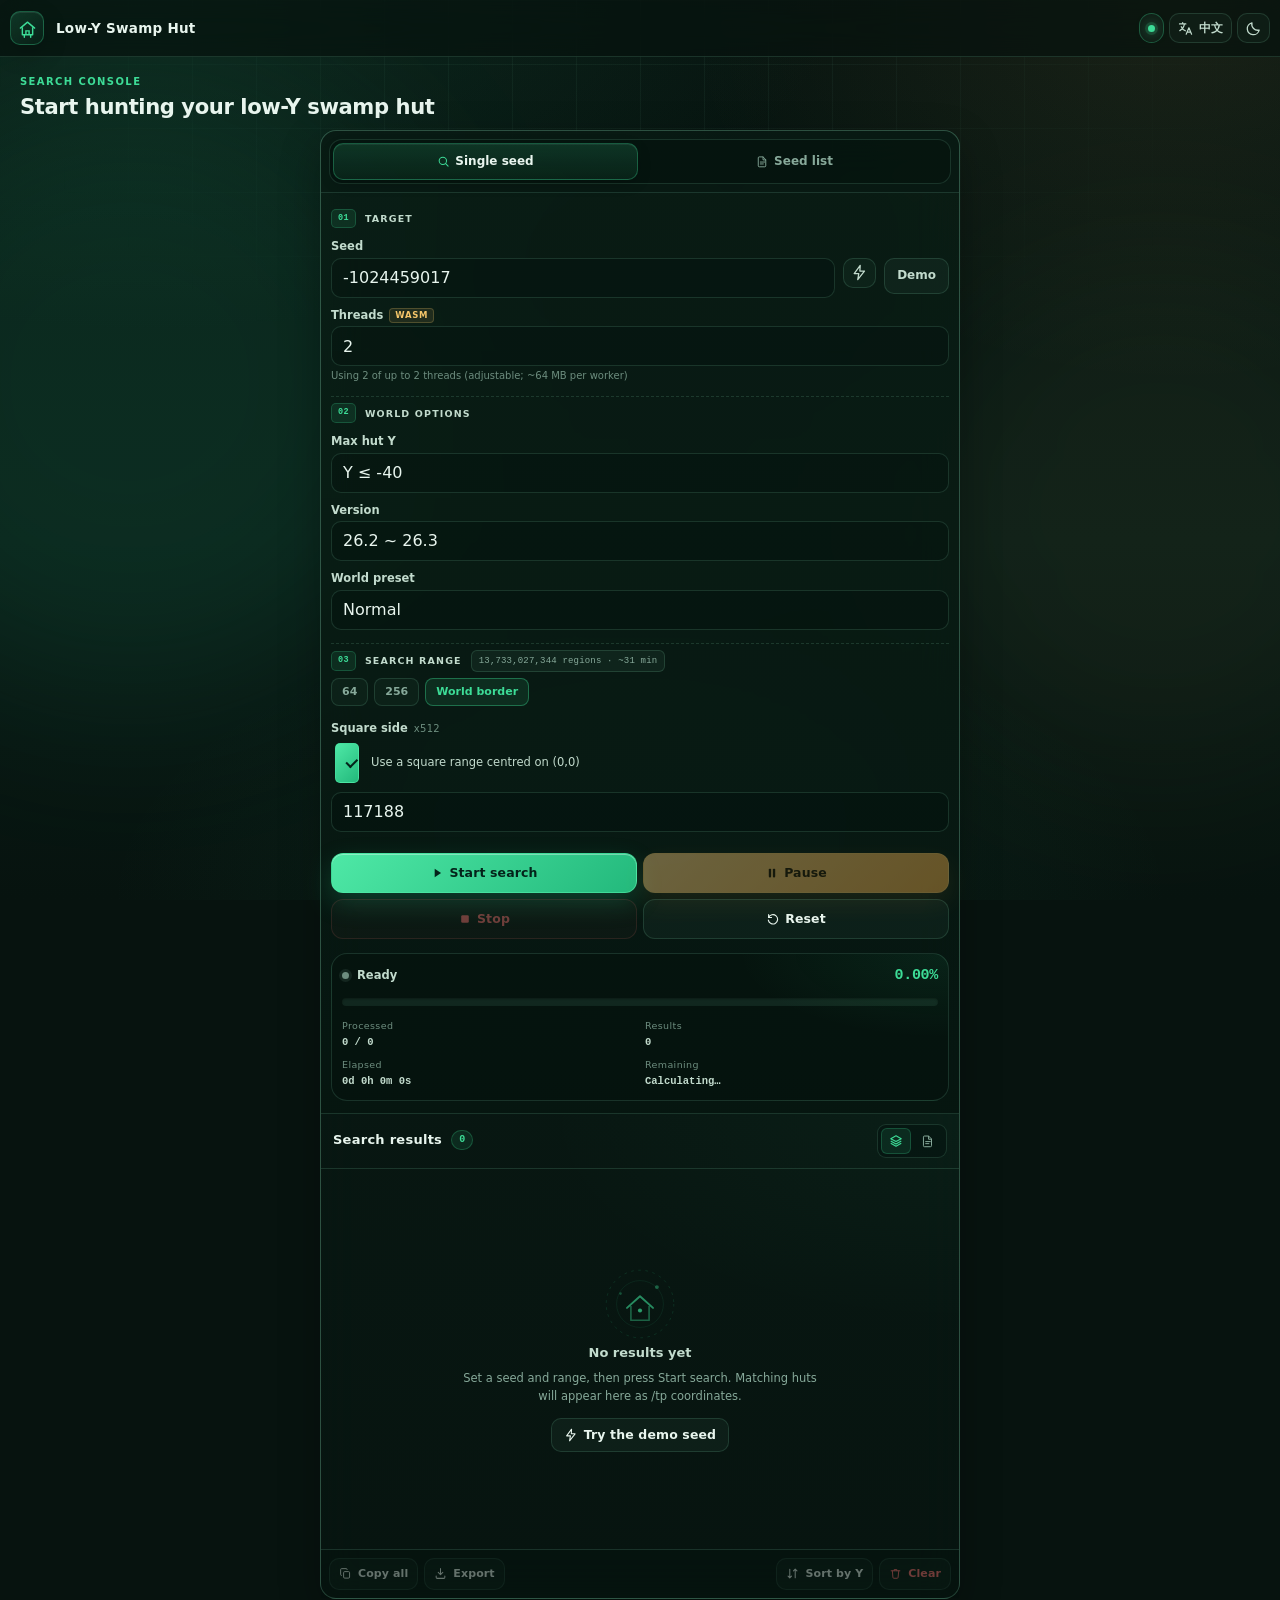
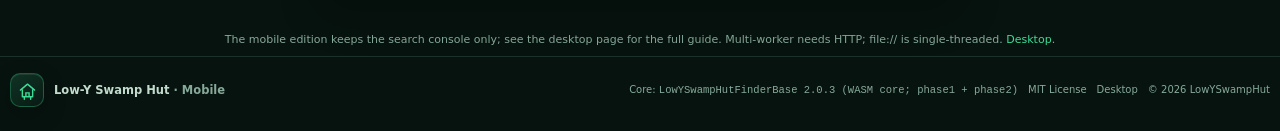
<file: mobile.html>
<!DOCTYPE html>
<html lang="zh-CN" data-theme="dark">
<head>
<meta charset="utf-8">
<meta name="viewport" content="width=device-width, initial-scale=1, viewport-fit=cover">
<meta name="color-scheme" content="dark light">
<meta name="theme-color" content="#07130f">
<title>低 Y 女巫小屋 · 移动版</title>
<meta name="description" content="Minecraft Java 版低 Y 女巫小屋搜索 · WebAssembly 移动版。">
<link rel="icon" href="data:image/svg+xml,%3Csvg xmlns='http://www.w3.org/2000/svg' viewBox='0 0 64 64'%3E%3Crect width='64' height='64' rx='14' fill='%230b1f18'/%3E%3Cpath d='M12 34 32 16l20 18' fill='none' stroke='%233ddc97' stroke-width='5' stroke-linecap='round' stroke-linejoin='round'/%3E%3Cpath d='M20 33v15h24V33' fill='none' stroke='%238ef0c0' stroke-width='4' stroke-linejoin='round'/%3E%3Ccircle cx='32' cy='40' r='3.5' fill='%23f6c66a'/%3E%3C/svg%3E">
<link rel="stylesheet" href="css/style.css">
<link rel="stylesheet" href="css/mobile.css">
</head>
<body class="mobile-page">

<noscript>
  <div class="noscript-banner">
    此页面需要启用 JavaScript 与 WebAssembly。<br>
    This page requires JavaScript and WebAssembly.
  </div>
</noscript>


<div class="page-bg" aria-hidden="true">
  <div class="bg-glow bg-glow-a"></div>
  <div class="bg-glow bg-glow-b"></div>
  <div class="bg-grid"></div>
  <div class="bg-mist"></div>
</div>
<svg class="sprite" aria-hidden="true">
  <defs>
    <symbol id="i-hut" viewBox="0 0 24 24"><path d="M3 11.5 12 4l9 7.5" fill="none" stroke="currentColor" stroke-width="1.8" stroke-linecap="round" stroke-linejoin="round"/><path d="M5.5 10.5V20h13v-9.5" fill="none" stroke="currentColor" stroke-width="1.8" stroke-linejoin="round"/><path d="M10 20v-5h4v5" fill="none" stroke="currentColor" stroke-width="1.8"/><path d="M8 20v3M16 20v3" stroke="currentColor" stroke-width="1.8" stroke-linecap="round"/></symbol>
    <symbol id="i-bolt" viewBox="0 0 24 24"><path d="M13 2 4.5 13.5H11L9.5 22 19 10h-6.5L13 2Z" fill="none" stroke="currentColor" stroke-width="1.8" stroke-linejoin="round"/></symbol>
    <symbol id="i-lock" viewBox="0 0 24 24"><rect x="4.5" y="10" width="15" height="10.5" rx="2.5" fill="none" stroke="currentColor" stroke-width="1.8"/><path d="M8 10V7.5a4 4 0 0 1 8 0V10" fill="none" stroke="currentColor" stroke-width="1.8" stroke-linecap="round"/><circle cx="12" cy="15.2" r="1.5" fill="currentColor"/></symbol>
    <symbol id="i-layers" viewBox="0 0 24 24"><path d="m12 3 9 5-9 5-9-5 9-5Z" fill="none" stroke="currentColor" stroke-width="1.8" stroke-linejoin="round"/><path d="m3 12 9 5 9-5M3 16l9 5 9-5" fill="none" stroke="currentColor" stroke-width="1.8" stroke-linejoin="round"/></symbol>
    <symbol id="i-cube" viewBox="0 0 24 24"><path d="M12 2.8 21 7.6v8.8l-9 4.8-9-4.8V7.6l9-4.8Z" fill="none" stroke="currentColor" stroke-width="1.8" stroke-linejoin="round"/><path d="M3 7.6 12 12.4l9-4.8M12 12.4V21" fill="none" stroke="currentColor" stroke-width="1.8"/></symbol>
    <symbol id="i-globe" viewBox="0 0 24 24"><circle cx="12" cy="12" r="9" fill="none" stroke="currentColor" stroke-width="1.8"/><path d="M3 12h18M12 3c2.5 2.4 3.8 5.4 3.8 9S14.5 18.6 12 21c-2.5-2.4-3.8-5.4-3.8-9S9.5 5.4 12 3Z" fill="none" stroke="currentColor" stroke-width="1.6"/></symbol>
    <symbol id="i-copy" viewBox="0 0 24 24"><rect x="8.5" y="8.5" width="11" height="12" rx="2" fill="none" stroke="currentColor" stroke-width="1.8"/><path d="M5.5 15.5h-1a1.5 1.5 0 0 1-1.5-1.5V4.8A1.8 1.8 0 0 1 4.8 3h8.4A1.8 1.8 0 0 1 15 4.8v.7" fill="none" stroke="currentColor" stroke-width="1.8"/></symbol>
    <symbol id="i-download" viewBox="0 0 24 24"><path d="M12 3v11m0 0 4.2-4.2M12 14l-4.2-4.2" fill="none" stroke="currentColor" stroke-width="1.9" stroke-linecap="round" stroke-linejoin="round"/><path d="M4 16.5V19a2 2 0 0 0 2 2h12a2 2 0 0 0 2-2v-2.5" fill="none" stroke="currentColor" stroke-width="1.9" stroke-linecap="round"/></symbol>
    <symbol id="i-sort" viewBox="0 0 24 24"><path d="M7 4v16m0 0-3.2-3.2M7 20l3.2-3.2M17 20V4m0 0-3.2 3.2M17 4l3.2 3.2" fill="none" stroke="currentColor" stroke-width="1.9" stroke-linecap="round" stroke-linejoin="round"/></symbol>
    <symbol id="i-trash" viewBox="0 0 24 24"><path d="M4 7h16M9.5 7V4.8h5V7M6.2 7l1 12.2a1.8 1.8 0 0 0 1.8 1.6h6a1.8 1.8 0 0 0 1.8-1.6L18 7" fill="none" stroke="currentColor" stroke-width="1.8" stroke-linecap="round" stroke-linejoin="round"/></symbol>
    <symbol id="i-play" viewBox="0 0 24 24"><path d="M8 4.8 19 12 8 19.2V4.8Z" fill="currentColor"/></symbol>
    <symbol id="i-pause" viewBox="0 0 24 24"><rect x="6.5" y="4.5" width="4" height="15" rx="1.3" fill="currentColor"/><rect x="13.5" y="4.5" width="4" height="15" rx="1.3" fill="currentColor"/></symbol>
    <symbol id="i-stop" viewBox="0 0 24 24"><rect x="5.5" y="5.5" width="13" height="13" rx="2.4" fill="currentColor"/></symbol>
    <symbol id="i-reset" viewBox="0 0 24 24"><path d="M4.5 9.5A8 8 0 1 1 4 14" fill="none" stroke="currentColor" stroke-width="1.9" stroke-linecap="round"/><path d="M4.5 4.5v5h5" fill="none" stroke="currentColor" stroke-width="1.9" stroke-linecap="round" stroke-linejoin="round"/></symbol>
    <symbol id="i-sun" viewBox="0 0 24 24"><circle cx="12" cy="12" r="4.2" fill="none" stroke="currentColor" stroke-width="1.8"/><path d="M12 2.5v2.2M12 19.3v2.2M2.5 12h2.2M19.3 12h2.2M5.2 5.2l1.6 1.6M17.2 17.2l1.6 1.6M18.8 5.2l-1.6 1.6M6.8 17.2l-1.6 1.6" stroke="currentColor" stroke-width="1.8" stroke-linecap="round"/></symbol>
    <symbol id="i-moon" viewBox="0 0 24 24"><path d="M20 14.2A8.5 8.5 0 0 1 9.8 4a8.5 8.5 0 1 0 10.2 10.2Z" fill="none" stroke="currentColor" stroke-width="1.8" stroke-linejoin="round"/></symbol>
    <symbol id="i-lang" viewBox="0 0 24 24"><path d="M3.5 5.5h9M8 3.5v2M10.5 5.5c-.6 4.3-3 7.5-6.5 9.5M6 9.5c1.2 2.8 3.2 4.7 5.8 5.7" fill="none" stroke="currentColor" stroke-width="1.7" stroke-linecap="round" stroke-linejoin="round"/><path d="m13 20 3.8-9 3.8 9M14.4 17h4.8" fill="none" stroke="currentColor" stroke-width="1.7" stroke-linecap="round" stroke-linejoin="round"/></symbol>
    <symbol id="i-file" viewBox="0 0 24 24"><path d="M6 3.5h7l5 5V20a1.8 1.8 0 0 1-1.8 1.8H6A1.8 1.8 0 0 1 4.2 20V5.3A1.8 1.8 0 0 1 6 3.5Z" fill="none" stroke="currentColor" stroke-width="1.7" stroke-linejoin="round"/><path d="M13 3.8V9h4.8M8 13h8M8 16.5h5.5" fill="none" stroke="currentColor" stroke-width="1.7" stroke-linecap="round"/></symbol>
    <symbol id="i-arrow" viewBox="0 0 24 24"><path d="M5 12h14m0 0-5.5-5.5M19 12l-5.5 5.5" fill="none" stroke="currentColor" stroke-width="1.9" stroke-linecap="round" stroke-linejoin="round"/></symbol>
    <symbol id="i-check" viewBox="0 0 24 24"><path d="m4.5 12.5 5 5 10-11" fill="none" stroke="currentColor" stroke-width="2.2" stroke-linecap="round" stroke-linejoin="round"/></symbol>
    <symbol id="i-info" viewBox="0 0 24 24"><circle cx="12" cy="12" r="9" fill="none" stroke="currentColor" stroke-width="1.8"/><path d="M12 10.5V17M12 7.4v.2" stroke="currentColor" stroke-width="2" stroke-linecap="round"/></symbol>
    <symbol id="i-warn" viewBox="0 0 24 24"><path d="M12 3.6 22 20.4H2L12 3.6Z" fill="none" stroke="currentColor" stroke-width="1.8" stroke-linejoin="round"/><path d="M12 9.2v4.6M12 17.2v.2" stroke="currentColor" stroke-width="2" stroke-linecap="round"/></symbol>
    <symbol id="i-search" viewBox="0 0 24 24"><circle cx="10.8" cy="10.8" r="6.8" fill="none" stroke="currentColor" stroke-width="1.9"/><path d="m16 16 4.5 4.5" stroke="currentColor" stroke-width="1.9" stroke-linecap="round"/></symbol>
  </defs>
</svg>
<header class="site-header">
  <div class="shell header-inner">
    <a class="brand" href="#top" title="移动版 / Mobile">
      <span class="brand-mark"><svg class="icon"><use href="#i-hut"></use></svg></span>
      <span class="brand-text">
        <strong data-i18n="brand.name">低 Y 女巫小屋</strong>
        <small data-i18n="brand.tag">Low-Y Swamp Hut · Web</small>
      </span>
    </a>
    <div class="header-actions">
      <span class="engine-pill" id="engineBadge" title="WebAssembly 引擎状态">
        <span class="dot" id="engineDot"></span>
        <span id="engineText">引擎加载中</span>
      </span>
      <button class="icon-btn" id="langToggle" type="button" title="切换语言 / Switch language" aria-label="切换语言">
        <svg class="icon"><use href="#i-lang"></use></svg>
        <span class="lang-label" id="langLabel">EN</span>
      </button>
      <button class="icon-btn" id="themeToggle" type="button" title="切换主题 / Toggle theme" aria-label="切换主题">
        <svg class="icon icon-sun"><use href="#i-sun"></use></svg>
        <svg class="icon icon-moon"><use href="#i-moon"></use></svg>
      </button>
    </div>
  </div>
</header>

<main id="top">
<!-- ============================ APP ============================ -->
  <section class="section shell" id="search">
    <div class="section-head compact">
      <span class="eyebrow" data-i18n="app.eyebrow">搜索控制台</span>
      <h2 data-i18n="app.title">开始寻找你的低 Y 女巫小屋</h2>
      <p data-i18n="app.sub">单种子默认世界边界，种子列表默认 256；浏览器版为单线程 WASM，整图搜索会耗时较久。</p>
    </div>

    <div class="app-shell">
      <div class="app-topbar">
        <div class="app-tabs" role="tablist" aria-label="搜索模式">
          <button class="tab active" id="tab-single" data-tab="single" role="tab" aria-selected="true" aria-controls="panel-single">
            <svg class="icon"><use href="#i-search"></use></svg>
            <span data-i18n="tab.single">单种子搜索</span>
          </button>
          <button class="tab" id="tab-list" data-tab="list" role="tab" aria-selected="false" aria-controls="panel-list">
            <svg class="icon"><use href="#i-file"></use></svg>
            <span data-i18n="tab.list">从种子列表搜索</span>
          </button>
        </div>
        <div class="app-topbar-right">
          <span class="wasm-chip"><svg class="icon"><use href="#i-bolt"></use></svg>WASM</span>
          <span class="muted small" id="engineVersion">–</span>
        </div>
      </div>

      <div class="app-grid">
        <div class="control-panel">

          <!-- ==================== SINGLE ==================== -->
          <div class="tab-panel" id="panel-single" role="tabpanel" aria-labelledby="tab-single">
            <div class="console-form">
              <section class="panel-section">
                <div class="panel-title"><span class="num">01</span><span data-i18n="panel.target">搜索目标</span></div>

                <div class="form-row">
                  <label class="form-label" for="sSeed"><span data-i18n="label.seed">种子 Seed</span></label>
                  <div class="form-control">
                    <div class="input-row">
                      <input id="sSeed" type="text" inputmode="numeric" autocomplete="off" spellcheck="false" placeholder="-1024459017" value="-1024459017">
                      <button class="icon-btn" id="sRandom" type="button" title="随机种子" aria-label="随机种子">
                        <svg class="icon"><use href="#i-bolt"></use></svg>
                      </button>
                      <button class="mini-btn" id="sDemo" type="button" data-i18n="btn.demo">示例</button>
                    </div>
                    <span class="field-error" id="sSeedError"></span>
                    <span class="hint hint-optional" data-i18n="hint.seed">支持 -2^63 ~ 2^63-1 的整数</span>
                  </div>
                  <span class="form-aside"></span>
                </div>

                <div class="form-row thread-row">
                  <label class="form-label" for="sThreads"><span data-i18n="label.threads">线程数</span> <span class="tag">WASM</span></label>
                  <div class="form-control"><input id="sThreads" type="number" min="1" max="32" step="1" value="1" inputmode="numeric" autocomplete="off"></div>
                  <span class="form-aside" id="sThreadHint">自动检测线程</span>
                </div>
              </section>

              <section class="panel-section">
                <div class="panel-title"><span class="num">02</span><span data-i18n="panel.world">世界参数</span></div>

                <div class="form-row">
                  <label class="form-label" for="sHeight"><span data-i18n="label.height">筛选小屋高度</span></label>
                  <div class="form-control">
                    <select id="sHeight">
                      <option value="-40" selected>Y ≤ -40</option>
                      <option value="-50">Y ≤ -50</option>
                      <option value="-54">Y ≤ -54</option>
                    </select>
                  </div>
                  <span class="form-aside" data-i18n="hint.heightShort">只保留 -40 及以下</span>
                </div>

                <div class="form-row">
                  <label class="form-label" for="sVersion"><span data-i18n="label.version">版本</span></label>
                  <div class="form-control">
                    <select id="sVersion">
                      <option value="26.2">26.2 ~ 26.3</option>
                      <option value="1.19">1.19.x ~ 26.1</option>
                      <option value="1.18">1.18.x</option>
                    </select>
                  </div>
                  <span class="form-aside"></span>
                </div>

                <div class="form-row">
                  <label class="form-label" for="sPreset"><span data-i18n="label.preset">世界类型</span></label>
                  <div class="form-control">
                    <select id="sPreset">
                      <option value="normal" data-i18n="preset.normal">普通世界</option>
                      <option value="large" data-i18n="preset.large">巨型生物群系</option>
                      <option value="single" data-i18n="preset.single">单群系（沼泽）</option>
                    </select>
                  </div>
                  <span class="form-aside"></span>
                </div>
              </section>

              <section class="panel-section">
                <div class="panel-title">
                  <span class="num">03</span><span data-i18n="panel.range">搜索范围</span>
                  <span class="range-summary" id="sRangeSummary">–</span>
                </div>

                <div class="preset-row" id="sPresets" role="group" aria-label="范围预设">
                  <button type="button" class="preset-btn" data-mode="single" data-side="64">64</button>
                  <button type="button" class="preset-btn" data-mode="single" data-side="256">256</button>
                  <button type="button" class="preset-btn active" data-mode="single" data-side="117188" data-i18n="preset.world">世界边界</button>
                </div>

                <div class="bounds-rows" id="sBounds">
                  <div class="form-row">
                    <label class="form-label" for="sMinX">MinX <em>x512</em></label>
                    <div class="form-control"><input id="sMinX" type="text" inputmode="numeric" value="-58594"></div>
                    <span class="form-aside block-hint" id="sMinXBlocks">= -30,000,128 方块</span>
                  </div>
                  <div class="form-row">
                    <label class="form-label" for="sMaxX">MaxX <em>x512</em></label>
                    <div class="form-control"><input id="sMaxX" type="text" inputmode="numeric" value="58593"></div>
                    <span class="form-aside block-hint" id="sMaxXBlocks">= 29,999,616 方块</span>
                  </div>
                  <div class="form-row">
                    <label class="form-label" for="sMinZ">MinZ <em>x512</em></label>
                    <div class="form-control"><input id="sMinZ" type="text" inputmode="numeric" value="-58594"></div>
                    <span class="form-aside block-hint" id="sMinZBlocks">= -30,000,128 方块</span>
                  </div>
                  <div class="form-row">
                    <label class="form-label" for="sMaxZ">MaxZ <em>x512</em></label>
                    <div class="form-control"><input id="sMaxZ" type="text" inputmode="numeric" value="58593"></div>
                    <span class="form-aside block-hint" id="sMaxZBlocks">= 29,999,616 方块</span>
                  </div>
                </div>

                <div class="form-row">
                  <label class="form-label" for="sSide"><span data-i18n="label.side">正方形边长</span> <em>x512</em></label>
                  <div class="form-control square-control">
                    <label class="check-row">
                      <input type="checkbox" id="sSquareMode" checked>
                      <span data-i18n="label.squareMode">以 (0,0) 为中心</span>
                    </label>
                    <div class="side-input-row">
                      <input id="sSide" type="text" inputmode="numeric" value="117188">
                      <span class="hint block-hint" id="sSideBlocks">= 60,000,256 方块</span>
                    </div>
                  </div>
                  <span class="form-aside" data-i18n="hint.square">取消勾选可手动填写 Min/Max</span>
                </div>
              </section>
            </div>

            <div class="action-row">
              <button class="btn primary" id="sStart" type="button">
                <svg class="icon"><use href="#i-play"></use></svg><span data-i18n="btn.start">开始搜索</span>
              </button>
              <button class="btn amber" id="sPause" type="button" disabled>
                <svg class="icon"><use href="#i-pause"></use></svg><span data-i18n="btn.pause">暂停</span>
              </button>
              <button class="btn danger" id="sStop" type="button" disabled>
                <svg class="icon"><use href="#i-stop"></use></svg><span data-i18n="btn.stop">停止</span>
              </button>
              <button class="btn ghost" id="sReset" type="button" title="重置搜索区域 / Reset search range">
                <svg class="icon"><use href="#i-reset"></use></svg><span data-i18n="btn.reset">重置</span>
              </button>
            </div>
          </div>

          <!-- ==================== LIST ==================== -->
          <div class="tab-panel hidden" id="panel-list" role="tabpanel" aria-labelledby="tab-list">
            <div class="console-form">
              <section class="panel-section">
                <div class="panel-title"><span class="num">01</span><span data-i18n="panel.seedFile">种子列表</span></div>

                <div class="form-row wide">
                  <span class="form-label" data-i18n="label.seedFile">种子文件</span>
                  <div class="form-control">
                    <div class="dropzone compact" id="lDropzone" tabindex="0" role="button" aria-label="选择种子文件">
                      <input type="file" id="lFileInput" accept=".txt,.csv,text/plain" hidden>
                      <svg class="icon drop-icon"><use href="#i-file"></use></svg>
                      <strong id="lDropTitle" data-i18n="drop.title">拖入种子文件，或点击选择</strong>
                      <span class="hint" id="lDropHint" data-i18n="drop.hint">纯文本，每行一个种子；空行与 # 开头的行会被忽略</span>
                      <span class="file-pill hidden" id="lFileInfo">
                        <svg class="icon"><use href="#i-check"></use></svg>
                        <span id="lFileName">–</span>
                        <span class="file-count" id="lSeedCount">0</span>
                      </span>
                    </div>
                    <span class="field-error" id="lFileError"></span>
                  </div>
                  <span class="form-aside"></span>
                </div>

                <div class="form-row thread-row">
                  <label class="form-label" for="lThreads"><span data-i18n="label.threads">线程数</span> <span class="tag">WASM</span></label>
                  <div class="form-control"><input id="lThreads" type="text" value="1" readonly tabindex="-1"></div>
                  <span class="form-aside" id="lThreadHint">列表模式逐个种子扫描</span>
                </div>
              </section>

              <section class="panel-section">
                <div class="panel-title"><span class="num">02</span><span data-i18n="panel.world">世界参数</span></div>

                <div class="form-row">
                  <label class="form-label" for="lHeight"><span data-i18n="label.height">筛选小屋高度</span></label>
                  <div class="form-control">
                    <select id="lHeight">
                      <option value="-40" selected>Y ≤ -40</option>
                      <option value="-50">Y ≤ -50</option>
                      <option value="-54">Y ≤ -54</option>
                    </select>
                  </div>
                  <span class="form-aside" data-i18n="hint.heightShort">只保留 -40 及以下</span>
                </div>

                <div class="form-row">
                  <label class="form-label" for="lVersion"><span data-i18n="label.version">版本</span></label>
                  <div class="form-control">
                    <select id="lVersion">
                      <option value="26.2">26.2 ~ 26.3</option>
                      <option value="1.19">1.19.x ~ 26.1</option>
                      <option value="1.18">1.18.x</option>
                    </select>
                  </div>
                  <span class="form-aside"></span>
                </div>

                <div class="form-row">
                  <label class="form-label" for="lPreset"><span data-i18n="label.preset">世界类型</span></label>
                  <div class="form-control">
                    <select id="lPreset">
                      <option value="normal" data-i18n="preset.normal">普通世界</option>
                      <option value="large" data-i18n="preset.large">巨型生物群系</option>
                      <option value="single" data-i18n="preset.single">单群系（沼泽）</option>
                    </select>
                  </div>
                  <span class="form-aside"></span>
                </div>
              </section>

              <section class="panel-section">
                <div class="panel-title">
                  <span class="num">03</span><span data-i18n="panel.range">搜索范围</span>
                  <span class="range-summary" id="lRangeSummary">–</span>
                </div>

                <div class="preset-row" id="lPresets" role="group" aria-label="范围预设">
                  <button type="button" class="preset-btn" data-mode="list" data-side="64">64</button>
                  <button type="button" class="preset-btn active" data-mode="list" data-side="256">256</button>
                  <button type="button" class="preset-btn" data-mode="list" data-side="117188" data-i18n="preset.world">世界边界</button>
                </div>

                <div class="bounds-rows" id="lBounds">
                  <div class="form-row">
                    <label class="form-label" for="lMinX">MinX <em>x512</em></label>
                    <div class="form-control"><input id="lMinX" type="text" inputmode="numeric" value="-128"></div>
                    <span class="form-aside block-hint" id="lMinXBlocks">= -65,536 方块</span>
                  </div>
                  <div class="form-row">
                    <label class="form-label" for="lMaxX">MaxX <em>x512</em></label>
                    <div class="form-control"><input id="lMaxX" type="text" inputmode="numeric" value="127"></div>
                    <span class="form-aside block-hint" id="lMaxXBlocks">= 65,024 方块</span>
                  </div>
                  <div class="form-row">
                    <label class="form-label" for="lMinZ">MinZ <em>x512</em></label>
                    <div class="form-control"><input id="lMinZ" type="text" inputmode="numeric" value="-128"></div>
                    <span class="form-aside block-hint" id="lMinZBlocks">= -65,536 方块</span>
                  </div>
                  <div class="form-row">
                    <label class="form-label" for="lMaxZ">MaxZ <em>x512</em></label>
                    <div class="form-control"><input id="lMaxZ" type="text" inputmode="numeric" value="127"></div>
                    <span class="form-aside block-hint" id="lMaxZBlocks">= 65,024 方块</span>
                  </div>
                </div>

                <div class="form-row">
                  <label class="form-label" for="lSide"><span data-i18n="label.side">正方形边长</span> <em>x512</em></label>
                  <div class="form-control square-control">
                    <label class="check-row">
                      <input type="checkbox" id="lSquareMode" checked>
                      <span data-i18n="label.squareMode">以 (0,0) 为中心</span>
                    </label>
                    <div class="side-input-row">
                      <input id="lSide" type="text" inputmode="numeric" value="256">
                      <span class="hint block-hint" id="lSideBlocks">= 131,072 方块</span>
                    </div>
                  </div>
                  <span class="form-aside" data-i18n="hint.square">取消勾选可手动填写 Min/Max</span>
                </div>
              </section>
            </div>

            <div class="action-row">
              <button class="btn primary" id="lStart" type="button">
                <svg class="icon"><use href="#i-play"></use></svg><span data-i18n="btn.start">开始搜索</span>
              </button>
              <button class="btn amber" id="lPause" type="button" disabled>
                <svg class="icon"><use href="#i-pause"></use></svg><span data-i18n="btn.pause">暂停</span>
              </button>
              <button class="btn danger" id="lStop" type="button" disabled>
                <svg class="icon"><use href="#i-stop"></use></svg><span data-i18n="btn.stop">停止</span>
              </button>
              <button class="btn ghost" id="lReset" type="button" title="重置搜索区域 / Reset search range">
                <svg class="icon"><use href="#i-reset"></use></svg><span data-i18n="btn.resetDefault">重置</span>
              </button>
            </div>
          </div>

          <!-- SHARED PROGRESS -->
          <div class="progress-card" id="progressCard">
            <div class="progress-top">
              <div class="progress-state">
                <span class="state-dot" id="progressDot"></span>
                <span id="progressStatus" data-i18n="progress.idle" aria-live="polite">等待开始</span>
              </div>
              <span class="progress-percent" id="progressPercent">0.00%</span>
            </div>
            <div class="progress-track" id="progressTrack" role="progressbar" aria-valuemin="0" aria-valuemax="100" aria-valuenow="0">
              <div class="progress-bar" id="progressBar"></div>
            </div>
            <div class="progress-meta">
              <div><span data-i18n="progress.processed">已处理</span><strong id="progressProcessed">0 / 0</strong></div>
              <div><span data-i18n="progress.results">结果</span><strong id="progressResults">0</strong></div>
              <div><span data-i18n="progress.elapsed">已用时间</span><strong id="progressElapsed">0天 0时 0分 0秒</strong></div>
              <div><span data-i18n="progress.remaining">剩余时间</span><strong id="progressRemaining">计算中…</strong></div>
            </div>
            <div class="progress-seed hidden" id="progressSeedRow">
              <span data-i18n="progress.currentSeed">当前种子</span>
              <code id="progressCurrentSeed">–</code>
              <span class="progress-seed-index" id="progressSeedIndex"></span>
            </div>
            <div class="progress-estimate" id="progressEstimate"></div>
          </div>
        </div>

        <!-- ==================== RESULTS (below the form) ==================== -->
        <div class="results-panel" id="resultsPanel">
          <div class="results-head">
            <div class="results-title">
              <h3 id="resultsTitle" data-i18n="results.title">检查结果</h3>
              <span class="count-badge" id="resultsCount">0</span>
            </div>
            <div class="view-toggle" role="group" aria-label="结果视图">
              <button type="button" class="view-btn active" data-view="table" id="viewTable" title="表格视图">
                <svg class="icon"><use href="#i-layers"></use></svg>
              </button>
              <button type="button" class="view-btn" data-view="text" id="viewText" title="文本视图">
                <svg class="icon"><use href="#i-file"></use></svg>
              </button>
            </div>
          </div>

          <div class="results-body">
            <div class="empty-state" id="resultsEmpty">
              <span class="empty-art">
                <svg viewBox="0 0 120 120" aria-hidden="true">
                  <circle cx="60" cy="60" r="52" fill="none" stroke="currentColor" stroke-opacity=".16" stroke-width="1.5" stroke-dasharray="4 7"/>
                  <circle cx="60" cy="60" r="36" fill="none" stroke="currentColor" stroke-opacity=".1" stroke-width="1.5"/>
                  <path d="M40 66 60 48l20 18" fill="none" stroke="currentColor" stroke-opacity=".7" stroke-width="3" stroke-linecap="round" stroke-linejoin="round"/>
                  <path d="M46 63v22h28V63" fill="none" stroke="currentColor" stroke-opacity=".45" stroke-width="2.6" stroke-linejoin="round"/>
                  <circle cx="60" cy="70" r="3.2" fill="currentColor" fill-opacity=".8"/>
                  <circle cx="86" cy="34" r="3" fill="currentColor" fill-opacity=".45"/>
                  <circle cx="30" cy="44" r="2" fill="currentColor" fill-opacity=".35"/>
                </svg>
              </span>
              <strong data-i18n="results.emptyTitle">还没有结果</strong>
              <p data-i18n="results.emptyBody">设置好种子和范围，点击「开始搜索」。命中的小屋会以 /tp 坐标的形式出现在这里。</p>
              <button type="button" class="btn ghost sm" id="emptyDemoBtn">
                <svg class="icon"><use href="#i-bolt"></use></svg><span data-i18n="btn.tryDemo">试试示例种子</span>
              </button>
            </div>

            <div class="table-wrap hidden" id="resultsTableWrap">
              <table class="result-table" id="resultsTable">
                <thead>
                  <tr id="resultsHeadRow">
                    <th class="col-idx">#</th>
                    <th class="col-seed hidden" data-i18n="table.seed">种子</th>
                    <th>X</th>
                    <th>Y</th>
                    <th>Z</th>
                    <th class="col-distance" data-i18n="table.distance">距离原点</th>
                    <th class="col-tp" data-i18n="table.tp">/tp 命令</th>
                    <th class="col-actions"></th>
                  </tr>
                </thead>
                <tbody id="resultsBody"></tbody>
              </table>
            </div>

            <div class="text-view hidden" id="resultsTextView">
              <pre id="resultsRaw"></pre>
            </div>
          </div>

          <div class="results-foot">
            <div class="foot-left">
              <button class="btn ghost sm" id="btnCopyAll" type="button">
                <svg class="icon"><use href="#i-copy"></use></svg><span data-i18n="btn.copyAll">复制全部</span>
              </button>
              <button class="btn ghost sm" id="btnExport" type="button">
                <svg class="icon"><use href="#i-download"></use></svg><span data-i18n="btn.export">导出</span>
              </button>
              <button class="btn ghost sm hidden" id="btnExportSeeds" type="button">
                <svg class="icon"><use href="#i-download"></use></svg><span data-i18n="btn.exportSeeds">导出种子列表</span>
              </button>
            </div>
            <div class="foot-right">
              <button class="btn ghost sm" id="btnSortY" type="button">
                <svg class="icon"><use href="#i-sort"></use></svg><span data-i18n="btn.sortY">按 Y 排序</span>
              </button>
              <button class="btn ghost sm hidden" id="btnSortDistance" type="button">
                <svg class="icon"><use href="#i-sort"></use></svg><span data-i18n="btn.sortDistance">按距离排序</span>
              </button>
              <button class="btn ghost sm danger-text" id="btnClear" type="button">
                <svg class="icon"><use href="#i-trash"></use></svg><span data-i18n="btn.clear">清空</span>
              </button>
            </div>
          </div>
        </div>
      </div>
    </div>

    <details class="known-results">
      <summary>
        <span data-i18n="known.title">示例种子的已知结果</span>
        <span class="known-count">8</span>
        <span class="known-seed">seed -1024459017</span>
      </summary>
      <div class="known-body">
        <p data-i18n="known.desc">这是原项目验收数据中该种子的 8 个小屋。示例按钮只搜索其中第 4 个；完整列表可由世界边界搜索得到。</p>
        <pre id="knownResults">/tp 234016 -44 -18221904
/tp 27607376 -47 -7240176
/tp 16007952 -43 3516000
/tp 20082832 -54 4744416
/tp 10995248 -54 7276048
/tp 3267728 -54 10839360
/tp -2260784 -54 13017184
/tp -2274464 -54 17901776</pre>
      </div>
    </details>
  </section>
<div class="mobile-note">
  <span data-i18n="mobile.note">移动版精简了介绍与装饰；完整说明见</span>
  <a href="index.html" data-i18n="footer.desktop">桌面版</a>.
</div>
</main>

<footer class="site-footer">
  <div class="shell footer-inner">
    <div class="footer-brand">
      <span class="brand-mark sm"><svg class="icon"><use href="#i-hut"></use></svg></span>
      <span>Low-Y Swamp Hut <span class="muted">· Mobile</span></span>
    </div>
    <div class="footer-links">
      <span class="muted small"><span data-i18n="footer.engine">内核</span>: <code id="footerVersion">–</code></span>
      <a class="muted small" href="LICENSE" target="_blank" rel="noopener" data-i18n="license.link">MIT 许可证</a>
      <a class="muted small" href="index.html" data-i18n="footer.desktop">桌面版</a>
      <span class="muted small">© <span id="year">2026</span> LowYSwampHut</span>
    </div>
  </div>
</footer>

<div class="toast-host" id="toastHost" aria-live="polite" aria-atomic="false"></div>

<dialog class="modal" id="confirmDialog">
  <form method="dialog" class="modal-card">
    <div class="modal-icon warn"><svg class="icon"><use href="#i-warn"></use></svg></div>
    <h3 id="confirmTitle">确认</h3>
    <p id="confirmMessage"></p>
    <div class="modal-actions">
      <button value="cancel" class="btn ghost" id="confirmCancel" type="submit" data-i18n="btn.cancel">取消</button>
      <button value="ok" class="btn primary" id="confirmOk" type="submit" data-i18n="btn.confirm">继续</button>
    </div>
  </form>
</dialog>

<div class="boot-overlay" id="bootOverlay">
  <div class="boot-card">
    <div class="boot-spinner"><span></span><span></span><span></span></div>
    <h3 id="bootTitle" data-i18n="boot.title">正在唤醒 WASM 内核…</h3>
    <p id="bootText" data-i18n="boot.text">首次加载需要解析不到 1 MB 的 WebAssembly 模块，通常只需一两秒。</p>
    <div class="boot-bar"><div class="boot-progress" id="bootProgress"></div></div>
    <pre class="boot-error hidden" id="bootError"></pre>
    <button class="btn primary sm hidden" id="bootRetry" type="button" data-i18n="btn.retry">重新加载</button>
  </div>
</div>

<script src="js/i18n.js"></script>
<script src="js/lysh-core.js"></script>
<script src="js/app.js"></script>
</body>
</html>
</file>
<file: css/style.css>
/* ============================================================
   Low-Y Swamp Hut · WebAssembly Edition
   "Swamp dusk" theme — deep forest greens, firefly amber, glass.
   ============================================================ */

:root {
  --bg: #07130f;
  --bg-2: #091c16;
  --panel: rgba(10, 30, 23, 0.72);
  --panel-solid: #0b2019;
  --panel-2: rgba(15, 40, 31, 0.72);
  --line: rgba(132, 214, 178, 0.16);
  --line-strong: rgba(132, 214, 178, 0.3);
  --text: #e8f5ee;
  --text-2: #c2dbcd;
  --muted: #87a99a;
  --muted-2: #6d8d7f;
  --accent: #3ddc97;
  --accent-2: #8ef0c0;
  --accent-deep: #0f8f5f;
  --gold: #f6c66a;
  --danger: #ff7373;
  --amber: #f3b15f;
  --shadow: 0 30px 90px rgba(0, 0, 0, 0.5);
  --shadow-sm: 0 12px 30px rgba(0, 0, 0, 0.28);
  --radius: 20px;
  --radius-sm: 12px;
  --mono: "Cascadia Code", "Cascadia Mono", "SFMono-Regular", Consolas, "Liberation Mono", Menlo, monospace;
  --sans: "Segoe UI Variable", "Segoe UI", "Microsoft YaHei UI", "Microsoft YaHei", "PingFang SC", "Noto Sans SC", system-ui, -apple-system, sans-serif;
  --ease: cubic-bezier(0.2, 0.7, 0.2, 1);
}

html[data-theme="light"] {
  --bg: #eef5ef;
  --bg-2: #e3eee6;
  --panel: rgba(255, 255, 255, 0.78);
  --panel-solid: #ffffff;
  --panel-2: rgba(245, 251, 247, 0.9);
  --line: rgba(24, 84, 58, 0.14);
  --line-strong: rgba(24, 84, 58, 0.28);
  --text: #10241b;
  --text-2: #294536;
  --muted: #5d7a6b;
  --muted-2: #7c9587;
  --accent: #0f8f5f;
  --accent-2: #0a6e49;
  --accent-deep: #0b7a51;
  --gold: #b77a1c;
  --danger: #c84444;
  --amber: #b9771f;
  --shadow: 0 30px 80px rgba(20, 60, 42, 0.16);
  --shadow-sm: 0 10px 26px rgba(20, 60, 42, 0.1);
}

* { box-sizing: border-box; }

html { scroll-behavior: smooth; }

body {
  margin: 0;
  min-height: 100vh;
  background: var(--bg);
  color: var(--text);
  font-family: var(--sans);
  font-size: 15px;
  line-height: 1.6;
  -webkit-font-smoothing: antialiased;
  overflow-x: hidden;
}

::selection { background: rgba(61, 220, 151, 0.28); color: var(--text); }

::-webkit-scrollbar { width: 10px; height: 10px; }
::-webkit-scrollbar-track { background: transparent; }
::-webkit-scrollbar-thumb {
  background: rgba(132, 214, 178, 0.18);
  border-radius: 999px;
  border: 2px solid transparent;
  background-clip: padding-box;
}
::-webkit-scrollbar-thumb:hover { background: rgba(132, 214, 178, 0.32); background-clip: padding-box; border: 2px solid transparent; }
html[data-theme="light"] ::-webkit-scrollbar-thumb { background: rgba(24, 84, 58, 0.18); background-clip: padding-box; }

a { color: var(--accent); text-decoration: none; }
a:hover { color: var(--accent-2); }

code, .mono { font-family: var(--mono); }

.hidden { display: none !important; }
.small { font-size: 12px; }
.muted { color: var(--muted); }

.sprite { position: absolute; width: 0; height: 0; overflow: hidden; }

.noscript-banner {
  position: fixed;
  inset: 0 0 auto 0;
  z-index: 999;
  padding: 12px 18px;
  text-align: center;
  font-size: 13px;
  line-height: 1.5;
  color: #07130f;
  background: #f6c66a;
  box-shadow: 0 8px 24px rgba(0, 0, 0, 0.25);
}

.icon {
  width: 1.15em;
  height: 1.15em;
  display: inline-block;
  vertical-align: -0.18em;
  flex: none;
}

.shell {
  width: min(1240px, calc(100% - 48px));
  margin-inline: auto;
}

/* ---------------------------------------------------------- background */
.page-bg {
  position: fixed;
  inset: 0;
  z-index: -1;
  pointer-events: none;
  overflow: hidden;
  background:
    radial-gradient(1200px 700px at 12% -10%, rgba(26, 92, 66, 0.35), transparent 60%),
    radial-gradient(900px 700px at 92% 0%, rgba(246, 198, 106, 0.08), transparent 55%),
    linear-gradient(180deg, var(--bg) 0%, var(--bg-2) 60%, var(--bg) 100%);
}
html[data-theme="light"] .page-bg {
  background:
    radial-gradient(1200px 700px at 12% -10%, rgba(78, 180, 130, 0.24), transparent 60%),
    radial-gradient(900px 700px at 92% 0%, rgba(246, 198, 106, 0.18), transparent 55%),
    linear-gradient(180deg, var(--bg) 0%, var(--bg-2) 60%, var(--bg) 100%);
}
.bg-glow { position: absolute; border-radius: 50%; filter: blur(90px); opacity: 0.55; }
.bg-glow-a { width: 620px; height: 620px; left: -180px; top: 8%; background: rgba(31, 143, 100, 0.28); }
.bg-glow-b { width: 520px; height: 520px; right: -140px; top: 28%; background: rgba(246, 198, 106, 0.08); }
html[data-theme="light"] .bg-glow-a { background: rgba(61, 190, 132, 0.2); }
html[data-theme="light"] .bg-glow-b { background: rgba(246, 198, 106, 0.18); }

.bg-grid {
  position: absolute;
  inset: 0;
  background-image:
    linear-gradient(rgba(132, 214, 178, 0.06) 1px, transparent 1px),
    linear-gradient(90deg, rgba(132, 214, 178, 0.06) 1px, transparent 1px);
  background-size: 64px 64px;
  mask-image: radial-gradient(ellipse 70% 60% at 50% 0%, #000 20%, transparent 75%);
  -webkit-mask-image: radial-gradient(ellipse 70% 60% at 50% 0%, #000 20%, transparent 75%);
}
html[data-theme="light"] .bg-grid {
  background-image:
    linear-gradient(rgba(24, 84, 58, 0.06) 1px, transparent 1px),
    linear-gradient(90deg, rgba(24, 84, 58, 0.06) 1px, transparent 1px);
}

.bg-mist {
  position: absolute;
  left: 0; right: 0; bottom: 0;
  height: 45vh;
  background:
    radial-gradient(ellipse 60% 100% at 50% 100%, rgba(61, 220, 151, 0.07), transparent 70%);
}

/* ---------------------------------------------------------- header */
.site-header {
  position: sticky;
  top: 0;
  z-index: 50;
  background: rgba(7, 19, 15, 0.78);
  background: color-mix(in srgb, var(--bg) 72%, transparent);
  backdrop-filter: blur(18px) saturate(1.2);
  -webkit-backdrop-filter: blur(18px) saturate(1.2);
  border-bottom: 1px solid var(--line);
}
html[data-theme="light"] .site-header { background: rgba(238, 245, 239, 0.82); }
.header-inner {
  display: flex;
  align-items: center;
  gap: 24px;
  min-height: 72px;
}
.brand {
  display: inline-flex;
  align-items: center;
  gap: 12px;
  color: var(--text);
  flex: none;
}
.brand:hover { color: var(--text); }
.brand-mark {
  width: 42px; height: 42px;
  display: grid; place-items: center;
  color: var(--accent);
  border-radius: 13px;
  background: linear-gradient(145deg, rgba(61, 220, 151, 0.16), rgba(61, 220, 151, 0.04));
  border: 1px solid rgba(61, 220, 151, 0.3);
  box-shadow: inset 0 1px 0 rgba(255, 255, 255, 0.08), 0 8px 24px rgba(0, 0, 0, 0.2);
}
.brand-mark .icon { width: 23px; height: 23px; }
.brand-mark.sm { width: 30px; height: 30px; border-radius: 9px; }
.brand-mark.sm .icon { width: 17px; height: 17px; }
.brand-text { display: flex; flex-direction: column; line-height: 1.2; }
.brand-text strong { font-size: 15px; letter-spacing: 0.02em; }
.brand-text small { font-size: 10.5px; letter-spacing: 0.14em; color: var(--muted); text-transform: uppercase; margin-top: 3px; }

.site-nav { display: flex; gap: 4px; margin-left: 8px; }
.site-nav a {
  color: var(--text-2);
  font-size: 13.5px;
  padding: 8px 12px;
  border-radius: 999px;
  transition: background 0.2s var(--ease), color 0.2s var(--ease);
}
.site-nav a:hover { background: rgba(132, 214, 178, 0.09); color: var(--text); }

.header-actions { margin-left: auto; display: flex; align-items: center; gap: 8px; }

.engine-pill {
  display: inline-flex;
  align-items: center;
  gap: 7px;
  height: 34px;
  padding: 0 12px;
  border-radius: 999px;
  border: 1px solid var(--line);
  background: rgba(132, 214, 178, 0.05);
  color: var(--muted);
  font-size: 12px;
  white-space: nowrap;
}
.engine-pill .dot, .state-dot {
  width: 7px; height: 7px; border-radius: 50%;
  background: var(--muted-2);
  box-shadow: 0 0 0 3px rgba(135, 169, 154, 0.12);
}
.engine-pill.is-ready { color: var(--text-2); border-color: rgba(61, 220, 151, 0.3); }
.engine-pill.is-ready .dot {
  background: var(--accent);
  box-shadow: 0 0 0 3px rgba(61, 220, 151, 0.16), 0 0 12px rgba(61, 220, 151, 0.7);
}
.engine-pill.is-error { color: var(--danger); border-color: rgba(255, 115, 115, 0.3); }
.engine-pill.is-error .dot { background: var(--danger); }

.icon-btn {
  display: inline-flex;
  align-items: center;
  justify-content: center;
  gap: 5px;
  height: 34px;
  min-width: 34px;
  padding: 0 9px;
  border-radius: 10px;
  border: 1px solid var(--line);
  background: rgba(132, 214, 178, 0.04);
  color: var(--text-2);
  font: inherit;
  font-size: 11.5px;
  font-weight: 600;
  cursor: pointer;
  transition: all 0.2s var(--ease);
}
.icon-btn:hover { border-color: var(--line-strong); color: var(--text); background: rgba(132, 214, 178, 0.1); }
.icon-btn .icon { width: 17px; height: 17px; }
.lang-label { letter-spacing: 0.06em; }
html[data-theme="dark"] .icon-sun { display: none; }
html[data-theme="light"] .icon-moon { display: none; }

/* ---------------------------------------------------------- generic */
.eyebrow {
  display: inline-flex;
  align-items: center;
  gap: 9px;
  font-size: 11.5px;
  font-weight: 700;
  letter-spacing: 0.2em;
  text-transform: uppercase;
  color: var(--accent);
}
.live-dot {
  width: 7px; height: 7px; border-radius: 50%;
  background: var(--accent);
  box-shadow: 0 0 0 3px rgba(61, 220, 151, 0.16), 0 0 14px rgba(61, 220, 151, 0.8);
  animation: pulse 2.4s ease-in-out infinite;
}
@keyframes pulse { 0%, 100% { opacity: 1; } 50% { opacity: 0.45; } }

.section { padding: 76px 0; }
#search.section { padding-top: 46px; }
#search .section-head.compact { margin-bottom: 18px; }
#search .section-head h2 { margin-top: 8px; margin-bottom: 6px; }
.section-head { max-width: 720px; margin-bottom: 34px; }
#search .section-head { max-width: 1240px; margin-left: auto; margin-right: auto; }
.section-head.compact { margin-bottom: 24px; }
.section-head h2 {
  font-size: clamp(1.65rem, 3vw, 2.4rem);
  line-height: 1.15;
  letter-spacing: -0.02em;
  margin: 12px 0 10px;
}
.section-head p { margin: 0; color: var(--muted); font-size: 15px; max-width: 640px; }

.btn {
  --btn-bg: rgba(132, 214, 178, 0.06);
  display: inline-flex;
  align-items: center;
  justify-content: center;
  gap: 8px;
  min-height: 42px;
  padding: 0 18px;
  border-radius: 12px;
  border: 1px solid var(--line);
  background: var(--btn-bg);
  color: var(--text);
  font: inherit;
  font-size: 13.5px;
  font-weight: 650;
  letter-spacing: 0.01em;
  cursor: pointer;
  white-space: nowrap;
  transition: transform 0.18s var(--ease), box-shadow 0.18s var(--ease), background 0.18s var(--ease), border-color 0.18s var(--ease);
}
.btn:hover { transform: translateY(-1px); border-color: var(--line-strong); background: rgba(132, 214, 178, 0.1); }
.btn:active { transform: translateY(0); }
.btn:focus-visible, .icon-btn:focus-visible, .preset-btn:focus-visible, .tab:focus-visible, .view-btn:focus-visible {
  outline: 2px solid var(--accent);
  outline-offset: 2px;
}
.btn:disabled { opacity: 0.42; cursor: not-allowed; transform: none; }
.btn .icon { width: 16px; height: 16px; }
.btn.lg { min-height: 50px; padding: 0 24px; font-size: 14.5px; border-radius: 14px; }
.btn.sm { min-height: 34px; padding: 0 12px; font-size: 12.5px; border-radius: 10px; gap: 6px; }
.btn.sm .icon { width: 14px; height: 14px; }

.btn.primary {
  background: linear-gradient(135deg, #4ee8a6 0%, #23b97c 100%);
  border-color: rgba(78, 232, 166, 0.6);
  color: #04231a;
  box-shadow: 0 10px 26px rgba(35, 185, 124, 0.24), inset 0 1px 0 rgba(255, 255, 255, 0.35);
}
.btn.primary:hover { background: linear-gradient(135deg, #66f0b5 0%, #2acb8b 100%); box-shadow: 0 14px 32px rgba(35, 185, 124, 0.34); }
html[data-theme="light"] .btn.primary { color: #fff; }
.btn.ghost { background: rgba(132, 214, 178, 0.05); }
.btn.amber { color: #2a1a06; background: linear-gradient(135deg, #f7ca7e, #e9a544); border-color: rgba(246, 198, 106, 0.55); box-shadow: 0 10px 24px rgba(233, 165, 68, 0.2); }
.btn.amber:hover { background: linear-gradient(135deg, #ffd796, #f2b45a); }
html[data-theme="light"] .btn.amber { color: #fff; }
.btn.danger { color: var(--danger); border-color: rgba(255, 115, 115, 0.3); background: rgba(255, 115, 115, 0.06); }
.btn.danger:hover { background: rgba(255, 115, 115, 0.12); border-color: rgba(255, 115, 115, 0.5); }
.btn.danger-text { color: var(--danger); }
.mini-btn {
  height: 42px;
  padding: 0 12px;
  border-radius: 10px;
  border: 1px solid var(--line);
  background: rgba(132, 214, 178, 0.05);
  color: var(--text-2);
  font: inherit;
  font-size: 12px;
  font-weight: 650;
  cursor: pointer;
  white-space: nowrap;
  transition: all 0.18s var(--ease);
}
.mini-btn:hover { border-color: var(--line-strong); color: var(--text); }

/* ---------------------------------------------------------- hero */
.hero {
  display: grid;
  grid-template-columns: 1.05fr 0.95fr;
  gap: clamp(32px, 5vw, 70px);
  align-items: center;
  padding-top: clamp(52px, 7vw, 96px);
  padding-bottom: clamp(40px, 5vw, 72px);
}
.hero-copy h1 {
  font-size: clamp(2.3rem, 4.6vw, 3.8rem);
  line-height: 1.07;
  letter-spacing: -0.035em;
  margin: 18px 0 20px;
  font-weight: 760;
  text-wrap: balance;
}
html[lang="en"] .hero-copy h1 { font-size: clamp(2.1rem, 4vw, 3.35rem); letter-spacing: -0.03em; }
section[id] { scroll-margin-top: 88px; }
.grad-text {
  background: linear-gradient(100deg, #8ef0c0 0%, #3ddc97 38%, #f6c66a 100%);
  -webkit-background-clip: text;
  background-clip: text;
  color: transparent;
}
html[data-theme="light"] .grad-text {
  background: linear-gradient(100deg, #0a6e49 0%, #0f8f5f 42%, #a46a12 100%);
  -webkit-background-clip: text;
  background-clip: text;
}
.lede {
  color: var(--muted);
  font-size: clamp(15px, 1.35vw, 17px);
  max-width: 560px;
  margin: 0 0 28px;
}
.hero-cta { display: flex; gap: 12px; flex-wrap: wrap; }
.hero-stats {
  display: flex;
  gap: 30px;
  margin-top: 40px;
  padding-top: 22px;
  border-top: 1px solid var(--line);
}
.hero-stats .stat { display: flex; flex-direction: column; gap: 2px; }
.hero-stats strong { font-size: 19px; letter-spacing: -0.01em; font-weight: 700; }
.hero-stats span { font-size: 11.5px; color: var(--muted); letter-spacing: 0.06em; }

.hero-visual { position: relative; }
.terminal-card {
  position: relative;
  border-radius: 24px;
  overflow: hidden;
  border: 1px solid var(--line-strong);
  background: linear-gradient(180deg, rgba(12, 35, 27, 0.92), rgba(6, 20, 15, 0.96));
  box-shadow: var(--shadow), inset 0 1px 0 rgba(255, 255, 255, 0.07);
  backdrop-filter: blur(20px);
}
html[data-theme="light"] .terminal-card {
  background: linear-gradient(180deg, rgba(255, 255, 255, 0.95), rgba(240, 249, 243, 0.96));
}
.terminal-bar {
  display: flex;
  align-items: center;
  gap: 12px;
  padding: 12px 16px;
  border-bottom: 1px solid var(--line);
  font-size: 11px;
  color: var(--muted);
  letter-spacing: 0.08em;
}
.tl-dots { display: flex; gap: 5px; }
.tl-dots i { width: 7px; height: 7px; border-radius: 50%; background: rgba(132, 214, 178, 0.24); }
.tl-dots i:first-child { background: rgba(255, 115, 115, 0.5); }
.tl-dots i:nth-child(2) { background: rgba(246, 198, 106, 0.5); }
.tl-dots i:nth-child(3) { background: rgba(61, 220, 151, 0.5); }
.terminal-title { font-family: var(--mono); font-size: 10.5px; }
.terminal-live { margin-left: auto; display: inline-flex; align-items: center; gap: 6px; font-size: 9.5px; letter-spacing: 0.18em; color: var(--accent); }
.terminal-live .live-dot { width: 5px; height: 5px; }
.scene-wrap { position: relative; }
.swamp-scene { display: block; width: 100%; height: auto; }
.scene-vignette { position: absolute; inset: 0; box-shadow: inset 0 -40px 60px -20px rgba(3, 12, 9, 0.9); pointer-events: none; }
.terminal-result {
  display: flex;
  align-items: center;
  gap: 12px;
  padding: 14px 18px;
  border-top: 1px solid var(--line);
  font-family: var(--mono);
  font-size: clamp(12px, 1.4vw, 15px);
  background: rgba(4, 16, 12, 0.6);
}
html[data-theme="light"] .terminal-result { background: rgba(236, 248, 240, 0.8); }
.terminal-result .prompt { color: var(--accent); font-weight: 700; }
.terminal-result .coord { color: var(--text-2); }
.terminal-result .coord.y { color: var(--gold); font-weight: 700; }
.result-spacer { flex: 1; }
.result-badge {
  font-family: var(--sans);
  font-size: 10px;
  font-weight: 700;
  letter-spacing: 0.04em;
  padding: 4px 9px;
  border-radius: 999px;
  color: var(--accent);
  background: rgba(61, 220, 151, 0.1);
  border: 1px solid rgba(61, 220, 151, 0.26);
  white-space: nowrap;
}
.terminal-meta {
  display: flex;
  align-items: center;
  justify-content: space-between;
  gap: 12px;
  padding: 11px 18px 15px;
  font-size: 10.5px;
  color: var(--muted);
}
.terminal-meta code { color: var(--text-2); font-size: 10.5px; }
.meta-dot { display: inline-block; width: 5px; height: 5px; border-radius: 50%; background: var(--accent); margin-right: 5px; vertical-align: 1px; }

.float-chip {
  position: absolute;
  display: inline-flex;
  align-items: center;
  gap: 7px;
  padding: 9px 13px;
  border-radius: 12px;
  border: 1px solid var(--line-strong);
  background: rgba(9, 28, 21, 0.9);
  background: color-mix(in srgb, var(--panel-solid) 82%, transparent);
  backdrop-filter: blur(16px);
  box-shadow: var(--shadow-sm);
  font-size: 11.5px;
  color: var(--text-2);
  animation: floaty 7s ease-in-out infinite;
}
.float-chip .icon { color: var(--accent); width: 14px; height: 14px; }
html[data-theme="light"] .float-chip { background: rgba(255, 255, 255, 0.92); }
.chip-a { left: -22px; top: 16%; }
.chip-b { right: -18px; bottom: 20%; animation-delay: -3.5s; }
.chip-k { color: var(--gold); font-weight: 700; font-family: var(--mono); }
.chip-b strong { color: var(--gold); font-family: var(--mono); font-size: 15px; }
@keyframes floaty { 0%, 100% { transform: translateY(0); } 50% { transform: translateY(-9px); } }

/* ---------------------------------------------------------- features */
.feature-grid {
  display: grid;
  grid-template-columns: repeat(4, 1fr);
  gap: 16px;
}
.feature-card {
  position: relative;
  padding: 24px 22px 22px;
  border-radius: 18px;
  border: 1px solid var(--line);
  background: linear-gradient(180deg, rgba(15, 40, 31, 0.55), rgba(8, 25, 19, 0.4));
  overflow: hidden;
  transition: transform 0.24s var(--ease), border-color 0.24s var(--ease), background 0.24s var(--ease);
}
html[data-theme="light"] .feature-card { background: linear-gradient(180deg, rgba(255, 255, 255, 0.9), rgba(246, 251, 248, 0.7)); }
.feature-card::before {
  content: "";
  position: absolute;
  inset: 0;
  background: radial-gradient(220px 120px at 20% 0%, rgba(61, 220, 151, 0.1), transparent 70%);
  opacity: 0;
  transition: opacity 0.24s var(--ease);
}
.feature-card:hover { transform: translateY(-4px); border-color: var(--line-strong); }
.feature-card:hover::before { opacity: 1; }
.feature-icon {
  display: grid;
  place-items: center;
  width: 44px; height: 44px;
  border-radius: 13px;
  color: var(--accent);
  background: rgba(61, 220, 151, 0.09);
  border: 1px solid rgba(61, 220, 151, 0.2);
  margin-bottom: 18px;
}
.feature-icon .icon { width: 22px; height: 22px; }
.feature-card h3 { font-size: 15.5px; margin: 0 0 8px; letter-spacing: -0.01em; }
.feature-card p { margin: 0; color: var(--muted); font-size: 13px; line-height: 1.65; }

/* ---------------------------------------------------------- app shell */
.app-shell {
  width: 100%;
  max-width: 1240px;
  margin-inline: auto;
  border-radius: 26px;
  border: 1px solid var(--line-strong);
  background: linear-gradient(180deg, rgba(11, 32, 24, 0.82), rgba(7, 21, 16, 0.86));
  backdrop-filter: blur(22px);
  box-shadow: var(--shadow), inset 0 1px 0 rgba(255, 255, 255, 0.05);
  overflow: visible;
}
html[data-theme="light"] .app-shell {
  background: linear-gradient(180deg, rgba(255, 255, 255, 0.92), rgba(244, 250, 246, 0.94));
}
html[data-theme="light"] .control-panel { background: rgba(225, 240, 231, 0.5); }
.app-topbar {
  display: flex;
  align-items: center;
  gap: 18px;
  padding: 14px 18px;
  border-bottom: 1px solid var(--line);
  border-radius: 26px 26px 0 0;
  background: rgba(4, 16, 12, 0.28);
}
html[data-theme="light"] .app-topbar { background: rgba(240, 249, 243, 0.6); }
.app-tabs { display: flex; gap: 4px; padding: 4px; border-radius: 13px; background: rgba(4, 16, 12, 0.4); border: 1px solid var(--line); }
html[data-theme="light"] .app-tabs { background: rgba(226, 241, 232, 0.7); }
.tab {
  display: inline-flex;
  align-items: center;
  gap: 8px;
  padding: 9px 16px;
  border: 1px solid transparent;
  border-radius: 10px;
  background: transparent;
  color: var(--muted);
  font: inherit;
  font-size: 13px;
  font-weight: 650;
  cursor: pointer;
  transition: all 0.2s var(--ease);
}
.tab .icon { width: 15px; height: 15px; }
.tab:hover { color: var(--text-2); }
.tab.active {
  color: var(--text);
  background: linear-gradient(180deg, rgba(61, 220, 151, 0.16), rgba(61, 220, 151, 0.07));
  border-color: rgba(61, 220, 151, 0.3);
  box-shadow: 0 4px 14px rgba(0, 0, 0, 0.16), inset 0 1px 0 rgba(255, 255, 255, 0.06);
}
.tab.active .icon { color: var(--accent); }
.app-topbar-right { margin-left: auto; display: flex; align-items: center; gap: 10px; }
.wasm-chip {
  display: inline-flex;
  align-items: center;
  gap: 5px;
  height: 26px;
  padding: 0 9px;
  border-radius: 8px;
  font-size: 10px;
  font-weight: 800;
  letter-spacing: 0.1em;
  color: var(--gold);
  background: rgba(246, 198, 106, 0.09);
  border: 1px solid rgba(246, 198, 106, 0.24);
}
.wasm-chip .icon { width: 12px; height: 12px; }

.app-grid {
  display: grid;
  grid-template-columns: minmax(420px, 500px) minmax(0, 1fr);
  height: auto;
  align-items: start;
  min-height: 0;
}
.control-panel {
  border-right: 1px solid var(--line);
  border-bottom: none;
  border-radius: 0 0 0 26px;
  padding: 18px 20px 16px;
  display: block;
  min-height: 0;
  overflow: visible;
  background: rgba(4, 16, 12, 0.14);
}
.tab-panel { display: block; }
.panel-scroll {
  flex: none;
  min-height: 0;
  overflow: visible;
  padding: 0;
  margin: 0;
}
.console-form { max-width: none; margin: 0; }
.panel-section { padding: 9px 0 10px; border-bottom: 1px dashed var(--line); }
.panel-section:first-child { padding-top: 2px; }
.panel-section:last-of-type { border-bottom: none; }
.panel-title {
  display: flex;
  align-items: center;
  gap: 9px;
  margin-bottom: 10px;
  font-size: 11px;
  font-weight: 800;
  letter-spacing: 0.12em;
  text-transform: uppercase;
  color: var(--text-2);
}
.panel-title .num {
  font-family: var(--mono);
  font-size: 9.5px;
  color: var(--accent);
  padding: 2px 6px;
  border-radius: 5px;
  background: rgba(61, 220, 151, 0.1);
  border: 1px solid rgba(61, 220, 151, 0.22);
  letter-spacing: 0.04em;
}
.range-summary {
  margin-left: auto;
  font-family: var(--mono);
  font-size: 9.5px;
  font-weight: 500;
  letter-spacing: 0.02em;
  text-transform: none;
  color: var(--muted);
  padding: 3px 7px;
  border-radius: 6px;
  background: rgba(132, 214, 178, 0.06);
  border: 1px solid var(--line);
}

.field { display: flex; flex-direction: column; gap: 6px; min-width: 0; }
.field-label { font-size: 12px; font-weight: 650; color: var(--text-2); display: flex; align-items: center; gap: 6px; }
.field-label em { font-style: normal; font-size: 10px; font-weight: 500; color: var(--muted); letter-spacing: 0.04em; }
.field-grid { display: grid; gap: 10px; }
.field-grid.two { grid-template-columns: 1fr 1fr; row-gap: 8px; }
.field input, .field select, .form-control input, .form-control select {
  width: 100%;
  height: 36px;
  padding: 0 11px;
  border-radius: 10px;
  border: 1px solid var(--line);
  background: rgba(4, 16, 12, 0.35);
  color: var(--text);
  font: inherit;
  font-size: 13px;
  outline: none;
  transition: border-color 0.18s var(--ease), box-shadow 0.18s var(--ease), background 0.18s var(--ease);
}
html[data-theme="light"] .field input, html[data-theme="light"] .field select,
html[data-theme="light"] .form-control input, html[data-theme="light"] .form-control select { background: rgba(255, 255, 255, 0.8); }
.field input::placeholder, .form-control input::placeholder { color: var(--muted-2); }
.field input:hover, .field select:hover, .form-control input:hover, .form-control select:hover { border-color: var(--line-strong); }
.field input:focus, .field select:focus, .form-control input:focus, .form-control select:focus {
  border-color: rgba(61, 220, 151, 0.6);
  box-shadow: 0 0 0 3px rgba(61, 220, 151, 0.13);
  background: rgba(4, 16, 12, 0.55);
}
html[data-theme="light"] .field input:focus, html[data-theme="light"] .field select:focus,
html[data-theme="light"] .form-control input:focus, html[data-theme="light"] .form-control select:focus { background: #fff; }
.field input:disabled, .field input[readonly], .form-control input:disabled, .form-control input[readonly] { opacity: 0.55; cursor: not-allowed; }
.field.is-disabled .field-label { opacity: 0.75; }
.field-error { min-height: 0; font-size: 11px; color: var(--danger); line-height: 1.4; }
.field-error:not(:empty) { min-height: 16px; margin-top: 1px; }
.hint { font-size: 10.5px; color: var(--muted-2); line-height: 1.5; }
@media (min-width: 901px) {
  .hint-optional { display: none; }
}
.block-hint { font-family: var(--mono); font-size: 9.5px; color: var(--muted-2); }
.tag {
  font-size: 8.5px;
  font-weight: 800;
  letter-spacing: 0.08em;
  color: var(--gold);
  background: rgba(246, 198, 106, 0.1);
  border: 1px solid rgba(246, 198, 106, 0.22);
  padding: 1px 5px;
  border-radius: 4px;
}
.input-row { display: flex; gap: 8px; }
.input-row input { flex: 1; }
.input-row .icon-btn { height: 36px; min-width: 36px; border-radius: 10px; }
.mini-btn { height: 36px; }

select {
  appearance: none;
  -webkit-appearance: none;
  background-image: url("data:image/svg+xml,%3Csvg xmlns='http://www.w3.org/2000/svg' width='12' height='8' viewBox='0 0 12 8'%3E%3Cpath d='M1 1.5 6 6.5l5-5' fill='none' stroke='%2387a99a' stroke-width='1.6' stroke-linecap='round' stroke-linejoin='round'/%3E%3C/svg%3E");
  background-repeat: no-repeat;
  background-position: right 12px center;
  padding-right: 32px !important;
}

.check-row {
  display: flex;
  align-items: center;
  gap: 9px;
  font-size: 12px;
  color: var(--text-2);
  cursor: pointer;
  margin: 2px 0 8px;
  user-select: none;
}
.check-row input {
  appearance: none;
  width: 17px; height: 17px;
  border-radius: 5px;
  border: 1px solid var(--line-strong);
  background: rgba(4, 16, 12, 0.35);
  display: grid;
  place-items: center;
  cursor: pointer;
  transition: all 0.16s var(--ease);
  flex: none;
}
.check-row input:checked {
  background: linear-gradient(135deg, #4ee8a6, #23b97c);
  border-color: rgba(78, 232, 166, 0.7);
}
.check-row input:checked::after {
  content: "";
  width: 9px; height: 5px;
  border-left: 2px solid #04231a;
  border-bottom: 2px solid #04231a;
  transform: rotate(-45deg) translateY(-1px);
}
.check-row input:focus-visible { outline: 2px solid var(--accent); outline-offset: 2px; }

.preset-row { display: flex; flex-wrap: wrap; gap: 6px; margin-bottom: 10px; }
.preset-btn {
  height: 28px;
  padding: 0 10px;
  border-radius: 8px;
  border: 1px solid var(--line);
  background: rgba(132, 214, 178, 0.04);
  color: var(--muted);
  font: inherit;
  font-size: 11px;
  font-weight: 600;
  cursor: pointer;
  transition: all 0.16s var(--ease);
}
.preset-btn:hover { color: var(--text); border-color: var(--line-strong); }
.preset-btn.active {
  color: var(--accent);
  border-color: rgba(61, 220, 151, 0.38);
  background: rgba(61, 220, 151, 0.1);
}
.preset-btn:disabled, .tab:disabled, .icon-btn:disabled { opacity: 0.5; cursor: not-allowed; }

/* ---------------------------------------------------------- dropzone */
.dropzone {
  position: relative;
  display: flex;
  flex-direction: column;
  align-items: center;
  justify-content: center;
  gap: 7px;
  min-height: 128px;
  padding: 20px 16px;
  border-radius: 14px;
  border: 1.5px dashed var(--line-strong);
  background:
    radial-gradient(240px 120px at 50% 0%, rgba(61, 220, 151, 0.07), transparent 70%),
    rgba(4, 16, 12, 0.28);
  cursor: pointer;
  text-align: center;
  transition: border-color 0.18s var(--ease), background 0.18s var(--ease), transform 0.18s var(--ease);
}
html[data-theme="light"] .dropzone { background: rgba(255, 255, 255, 0.6); }
.dropzone:hover { border-color: rgba(61, 220, 151, 0.55); background-color: rgba(61, 220, 151, 0.06); }
.dropzone:focus-visible { outline: 2px solid var(--accent); outline-offset: 2px; }
.dropzone.drag {
  border-color: var(--accent);
  background-color: rgba(61, 220, 151, 0.11);
  transform: translateY(-1px);
}
.dropzone.is-disabled { opacity: 0.5; cursor: not-allowed; pointer-events: none; }
.dropzone.has-file { border-style: solid; border-color: rgba(61, 220, 151, 0.34); }
.drop-icon { width: 27px; height: 27px; color: var(--accent); opacity: 0.9; }
.dropzone strong { font-size: 12.5px; color: var(--text-2); font-weight: 650; }
.dropzone .hint { max-width: 280px; }
.dropzone.has-file .drop-icon { opacity: 1; }
.file-pill {
  display: inline-flex;
  align-items: center;
  gap: 6px;
  max-width: 100%;
  margin-top: 3px;
  padding: 5px 9px;
  border-radius: 999px;
  background: rgba(61, 220, 151, 0.09);
  border: 1px solid rgba(61, 220, 151, 0.24);
  font-size: 10.5px;
  color: var(--text-2);
}
.file-pill .icon { width: 13px; height: 13px; color: var(--accent); flex: none; }
#lFileName { max-width: 170px; overflow: hidden; text-overflow: ellipsis; white-space: nowrap; }
.file-count {
  font-family: var(--mono);
  font-size: 10px;
  color: var(--accent);
  background: rgba(61, 220, 151, 0.12);
  padding: 1px 6px;
  border-radius: 999px;
}
.range-summary {
  max-width: 300px;
  overflow: hidden;
  text-overflow: ellipsis;
  white-space: nowrap;
}
.range-summary.over { color: var(--danger); border-color: rgba(255, 115, 115, 0.3); }

/* ---------------------------------------------------------- vertical form */
.form-row {
  display: grid;
  grid-template-columns: 120px minmax(0, 1fr);
  gap: 3px 10px;
  align-items: start;
  padding: 4px 0;
}
.form-row.wide { grid-template-columns: 120px minmax(0, 1fr); }
.form-row.wide .form-aside { display: none; }
.form-label {
  display: flex;
  align-items: center;
  gap: 6px;
  min-height: 34px;
  font-size: 11.5px;
  font-weight: 650;
  line-height: 1.35;
  color: var(--text-2);
}
.form-label em {
  font-style: normal;
  font-size: 10px;
  font-weight: 500;
  color: var(--muted-2);
  letter-spacing: 0.03em;
}
.form-control { min-width: 0; }
.form-control .field-error:not(:empty) { display: block; margin-top: 4px; }
.form-aside {
  grid-column: 2;
  padding-top: 0;
  font-size: 9.5px;
  line-height: 1.4;
  color: var(--muted-2);
  min-width: 0;
}
.bounds-rows.is-locked { opacity: 0.55; }
.square-control { display: flex; flex-direction: column; gap: 6px; }
.square-control .check-row { margin: 0; font-size: 11.5px; }
.side-input-row { display: flex; align-items: center; gap: 10px; }
.side-input-row input { width: 160px; flex: none; }
.dropzone.compact { min-height: 100px; padding: 14px; }

/* ---------------------------------------------------------- known results */
.known-results {
  max-width: 1240px;
  margin: 18px auto 0;
  border: 1px solid var(--line);
  border-radius: 14px;
  background: rgba(10, 30, 23, 0.38);
  overflow: hidden;
}
html[data-theme="light"] .known-results { background: rgba(255, 255, 255, 0.65); }
.known-results summary {
  display: flex;
  align-items: center;
  gap: 10px;
  padding: 12px 16px;
  cursor: pointer;
  list-style: none;
  font-size: 12px;
  font-weight: 650;
  color: var(--text-2);
}
.known-results summary::-webkit-details-marker { display: none; }
.known-count {
  min-width: 20px;
  height: 18px;
  padding: 0 6px;
  display: inline-flex;
  align-items: center;
  justify-content: center;
  border-radius: 999px;
  background: rgba(61, 220, 151, 0.1);
  border: 1px solid rgba(61, 220, 151, 0.24);
  color: var(--accent);
  font-family: var(--mono);
  font-size: 9.5px;
}
.known-seed { margin-left: auto; font-family: var(--mono); font-size: 10px; color: var(--muted-2); font-weight: 500; }
.known-body { padding: 0 16px 14px; }
.known-body p { margin: 0 0 8px; font-size: 11.5px; color: var(--muted); line-height: 1.6; }
.known-body pre {
  margin: 0;
  padding: 12px;
  border-radius: 10px;
  border: 1px solid var(--line);
  background: rgba(4, 16, 12, 0.35);
  color: var(--text-2);
  font-family: var(--mono);
  font-size: 11px;
  line-height: 1.8;
  overflow: auto;
}
html[data-theme="light"] .known-body pre { background: rgba(240, 248, 243, 0.9); }

.bounds-grid.is-locked { opacity: 0.52; }
.bounds-grid.is-locked input { cursor: not-allowed; }

.action-row {
  display: grid;
  grid-template-columns: 1.25fr 1fr 1fr 0.9fr;
  gap: 6px;
  max-width: none;
  margin: 0;
  padding: 10px 0 8px;
}
.action-row .btn {
  min-width: 0;
  padding: 0 8px;
  font-size: 12.5px;
  gap: 5px;
}
.action-row .btn .icon { width: 14px; height: 14px; }

/* ---------------------------------------------------------- progress */
.progress-card {
  flex: none;
  max-width: none;
  margin: 8px 0 0;
  border-radius: 16px;
  border: 1px solid var(--line);
  background:
    radial-gradient(300px 120px at 100% 0%, rgba(61, 220, 151, 0.08), transparent 70%),
    rgba(4, 16, 12, 0.32);
  padding: 13px 15px 12px;
}
html[data-theme="light"] .progress-card { background: rgba(255, 255, 255, 0.72); }
.progress-top { display: flex; align-items: center; justify-content: space-between; gap: 10px; }
.progress-state { display: inline-flex; align-items: center; gap: 8px; font-size: 11.5px; font-weight: 650; color: var(--text-2); }
.progress-card.is-running .state-dot { background: var(--accent); box-shadow: 0 0 0 3px rgba(61, 220, 151, 0.16), 0 0 12px rgba(61, 220, 151, 0.7); animation: pulse 1.6s ease-in-out infinite; }
.progress-card.is-paused .state-dot { background: var(--amber); box-shadow: 0 0 0 3px rgba(243, 177, 95, 0.16); }
.progress-card.is-done .state-dot { background: var(--accent); box-shadow: 0 0 0 3px rgba(61, 220, 151, 0.16); }
.progress-card.is-error .state-dot { background: var(--danger); box-shadow: 0 0 0 3px rgba(255, 115, 115, 0.16); }
.progress-percent { font-family: var(--mono); font-size: 15px; font-weight: 700; color: var(--accent); letter-spacing: -0.02em; }
.progress-track {
  height: 8px;
  border-radius: 999px;
  background: rgba(132, 214, 178, 0.1);
  overflow: hidden;
  margin: 10px 0 12px;
  box-shadow: inset 0 1px 2px rgba(0, 0, 0, 0.3);
}
.progress-bar {
  height: 100%;
  width: 0%;
  border-radius: inherit;
  background: linear-gradient(90deg, #1fbd80, #4ee8a6 55%, #a7f7cd);
  box-shadow: 0 0 16px rgba(61, 220, 151, 0.45);
  transition: width 0.2s linear;
  position: relative;
}
.progress-card.is-running .progress-bar::after {
  content: "";
  position: absolute;
  inset: 0;
  background: linear-gradient(110deg, transparent 20%, rgba(255, 255, 255, 0.35) 45%, transparent 70%);
  background-size: 200% 100%;
  animation: shimmer 1.8s linear infinite;
}
@keyframes shimmer { to { background-position: -200% 0; } }
.progress-meta {
  display: grid;
  grid-template-columns: 1fr 1fr;
  gap: 8px 12px;
}
.progress-meta > div { display: flex; flex-direction: column; gap: 1px; min-width: 0; }
.progress-meta span { font-size: 9.5px; color: var(--muted-2); letter-spacing: 0.04em; }
.progress-meta strong { font-size: 11px; font-weight: 650; color: var(--text-2); font-family: var(--mono); white-space: nowrap; overflow: hidden; text-overflow: ellipsis; }
.progress-seed {
  display: flex;
  align-items: center;
  gap: 8px;
  margin-top: 9px;
  padding-top: 9px;
  border-top: 1px dashed var(--line);
  font-size: 10px;
  color: var(--muted-2);
}
.progress-seed code { color: var(--text-2); font-size: 10.5px; }
.progress-seed-index { margin-left: auto; color: var(--muted); }
.progress-estimate { margin-top: 7px; font-size: 10px; color: var(--muted-2); min-height: 14px; }

/* ---------------------------------------------------------- results */
.results-panel {
  display: flex;
  flex-direction: column;
  min-width: 0;
  min-height: 0;
  position: sticky;
  top: 88px;
  align-self: start;
  height: min(760px, calc(100vh - 110px));
  border-left: none;
  background:
    radial-gradient(600px 300px at 100% 0%, rgba(61, 220, 151, 0.04), transparent 70%);
}
.results-head {
  display: flex;
  align-items: center;
  gap: 12px;
  padding: 16px 20px;
  border-bottom: 1px solid var(--line);
}
.results-title { display: flex; align-items: center; gap: 9px; }
.results-title h3 { margin: 0; font-size: 13px; letter-spacing: 0.02em; }
.count-badge {
  min-width: 22px;
  height: 20px;
  padding: 0 7px;
  display: inline-flex;
  align-items: center;
  justify-content: center;
  border-radius: 999px;
  background: rgba(61, 220, 151, 0.1);
  border: 1px solid rgba(61, 220, 151, 0.24);
  color: var(--accent);
  font-family: var(--mono);
  font-size: 10px;
  font-weight: 700;
}
.view-toggle { margin-left: auto; display: flex; gap: 2px; padding: 3px; border-radius: 9px; background: rgba(4, 16, 12, 0.35); border: 1px solid var(--line); }
.view-btn {
  display: grid;
  place-items: center;
  width: 30px; height: 26px;
  border: 1px solid transparent;
  border-radius: 6px;
  background: transparent;
  color: var(--muted);
  cursor: pointer;
  transition: all 0.16s var(--ease);
}
.view-btn .icon { width: 14px; height: 14px; }
.view-btn:hover { color: var(--text); }
.view-btn.active { color: var(--accent); background: rgba(61, 220, 151, 0.1); border-color: rgba(61, 220, 151, 0.22); }

.results-body { position: relative; flex: 1; min-height: 0; overflow: hidden; }
.empty-state {
  position: absolute;
  inset: 0;
  display: flex;
  flex-direction: column;
  align-items: center;
  justify-content: center;
  text-align: center;
  padding: 40px;
  color: var(--muted);
}
.empty-art { color: var(--accent); width: 120px; height: 120px; margin-bottom: 8px; opacity: 0.85; }
.empty-art svg { width: 100%; height: 100%; }
.empty-state strong { color: var(--text-2); font-size: 14.5px; }
.empty-state p { max-width: 360px; font-size: 12.5px; margin: 7px 0 16px; }

.table-wrap { position: absolute; inset: 0; overflow: auto; }
.result-table {
  width: 100%;
  border-collapse: collapse;
  font-size: 12px;
  min-width: 620px;
}
.result-table thead th {
  position: sticky;
  top: 0;
  z-index: 2;
  text-align: left;
  padding: 10px 12px;
  font-size: 9.5px;
  font-weight: 800;
  letter-spacing: 0.1em;
  text-transform: uppercase;
  color: var(--muted);
  background: #0b2019;
  background: color-mix(in srgb, var(--panel-solid) 92%, transparent);
  border-bottom: 1px solid var(--line);
  white-space: nowrap;
  backdrop-filter: blur(8px);
}
html[data-theme="light"] .result-table thead th { background: rgba(255, 255, 255, 0.94); }
.result-table tbody td {
  padding: 9px 12px;
  border-bottom: 1px solid rgba(132, 214, 178, 0.06);
  vertical-align: middle;
}
.result-table tbody tr { transition: background 0.15s var(--ease); }
.result-table tbody tr:hover { background: rgba(61, 220, 151, 0.05); }
.result-table tbody tr.is-new { animation: rowIn 0.4s var(--ease); }
@keyframes rowIn { from { opacity: 0; transform: translateY(-4px); background: rgba(61, 220, 151, 0.14); } to { opacity: 1; transform: none; } }
.col-idx { width: 44px; color: var(--muted-2); font-family: var(--mono); }
.col-actions { width: 78px; }
.col-seed code { font-size: 10.5px; color: var(--muted); }
.cell-num { font-family: var(--mono); color: var(--text-2); }
.cell-tp { font-family: var(--mono); font-size: 11px; color: var(--text-2); white-space: nowrap; }
.y-badge {
  display: inline-flex;
  align-items: center;
  justify-content: center;
  min-width: 38px;
  padding: 3px 7px;
  border-radius: 6px;
  font-family: var(--mono);
  font-size: 11.5px;
  font-weight: 700;
  color: #041a13;
  background: linear-gradient(135deg, #8ef0c0, #4ee8a6);
  box-shadow: 0 3px 10px rgba(61, 220, 151, 0.2);
}
.y-badge.y-low { background: linear-gradient(135deg, #f7d795, #f3b15f); color: #2a1a06; box-shadow: 0 3px 10px rgba(243, 177, 95, 0.18); }
.cell-distance { font-family: var(--mono); color: var(--muted); font-size: 10.5px; white-space: nowrap; }
.row-actions { display: flex; gap: 4px; justify-content: flex-end; }
.row-btn {
  display: grid;
  place-items: center;
  width: 27px; height: 27px;
  border-radius: 7px;
  border: 1px solid var(--line);
  background: rgba(132, 214, 178, 0.04);
  color: var(--muted);
  cursor: pointer;
  transition: all 0.15s var(--ease);
}
.row-btn .icon { width: 13px; height: 13px; }
.row-btn:hover { color: var(--accent); border-color: rgba(61, 220, 151, 0.35); background: rgba(61, 220, 151, 0.08); }

.text-view { position: absolute; inset: 0; overflow: auto; padding: 16px 20px; }
.text-view pre {
  margin: 0;
  font-family: var(--mono);
  font-size: 12px;
  line-height: 1.8;
  color: var(--text-2);
  white-space: pre-wrap;
  word-break: break-word;
}

.results-foot {
  display: flex;
  align-items: center;
  gap: 10px;
  flex-wrap: wrap;
  padding: 12px 16px;
  border-top: 1px solid var(--line);
  background: rgba(4, 16, 12, 0.24);
}
html[data-theme="light"] .results-foot { background: rgba(240, 249, 243, 0.5); }
.foot-left, .foot-right { display: flex; gap: 6px; flex-wrap: wrap; }
.foot-right { margin-left: auto; }

/* ---------------------------------------------------------- how / steps */
.steps { display: grid; grid-template-columns: repeat(3, 1fr); gap: 16px; }
.step-card {
  position: relative;
  padding: 26px 24px 22px;
  border-radius: 18px;
  border: 1px solid var(--line);
  background: rgba(10, 30, 23, 0.42);
  overflow: hidden;
}
html[data-theme="light"] .step-card { background: rgba(255, 255, 255, 0.66); }
.step-num {
  font-family: var(--mono);
  font-size: 30px;
  font-weight: 800;
  letter-spacing: -0.04em;
  color: transparent;
  -webkit-text-stroke: 1px rgba(61, 220, 151, 0.5);
  position: absolute;
  top: 16px; right: 20px;
  opacity: 0.7;
}
.step-card h3 { font-size: 15.5px; margin: 0 0 8px; }
.step-card p { margin: 0; color: var(--muted); font-size: 12.8px; line-height: 1.7; }

.tech-grid { display: grid; grid-template-columns: repeat(3, 1fr); gap: 16px; margin-top: 18px; }
.tech-card {
  padding: 20px 22px;
  border-radius: 16px;
  border: 1px solid var(--line);
  background: linear-gradient(180deg, rgba(15, 40, 31, 0.4), rgba(8, 25, 19, 0.28));
}
html[data-theme="light"] .tech-card { background: rgba(255, 255, 255, 0.6); }
.tech-tag {
  font-family: var(--mono);
  font-size: 9px;
  font-weight: 800;
  letter-spacing: 0.14em;
  color: var(--gold);
  padding: 3px 7px;
  border-radius: 5px;
  background: rgba(246, 198, 106, 0.08);
  border: 1px solid rgba(246, 198, 106, 0.2);
}
.tech-card h4 { font-size: 14px; margin: 12px 0 6px; }
.tech-card p { margin: 0; color: var(--muted); font-size: 12.4px; line-height: 1.65; }

/* ---------------------------------------------------------- FAQ */
.faq-list { display: flex; flex-direction: column; gap: 8px; max-width: 900px; }
.faq-item {
  border-radius: 14px;
  border: 1px solid var(--line);
  background: rgba(10, 30, 23, 0.36);
  overflow: hidden;
  transition: border-color 0.2s var(--ease), background 0.2s var(--ease);
}
html[data-theme="light"] .faq-item { background: rgba(255, 255, 255, 0.62); }
.faq-item[open] { border-color: var(--line-strong); background: rgba(13, 37, 28, 0.5); }
html[data-theme="light"] .faq-item[open] { background: rgba(255, 255, 255, 0.9); }
.faq-item summary {
  display: flex;
  align-items: center;
  gap: 14px;
  padding: 15px 18px;
  cursor: pointer;
  list-style: none;
  font-size: 13.5px;
  font-weight: 650;
  color: var(--text-2);
}
.faq-item summary::-webkit-details-marker { display: none; }
.faq-plus { margin-left: auto; position: relative; width: 14px; height: 14px; flex: none; }
.faq-plus::before, .faq-plus::after {
  content: "";
  position: absolute;
  background: var(--accent);
  border-radius: 2px;
  transition: transform 0.22s var(--ease);
}
.faq-plus::before { left: 6px; top: 0; width: 2px; height: 14px; }
.faq-plus::after { top: 6px; left: 0; width: 14px; height: 2px; }
.faq-item[open] .faq-plus::before { transform: rotate(90deg); }
.faq-body { padding: 0 18px 17px; color: var(--muted); font-size: 12.8px; line-height: 1.75; max-width: 780px; }

/* ---------------------------------------------------------- credits */
.credit-card {
  display: flex;
  align-items: center;
  flex-wrap: wrap;
  gap: 22px;
  padding: 28px 30px;
  border-radius: 22px;
  border: 1px solid var(--line);
  background:
    radial-gradient(400px 200px at 0% 0%, rgba(61, 220, 151, 0.1), transparent 70%),
    linear-gradient(180deg, rgba(13, 37, 28, 0.62), rgba(7, 22, 16, 0.7));
}
html[data-theme="light"] .credit-card { background: linear-gradient(180deg, rgba(255, 255, 255, 0.9), rgba(238, 248, 241, 0.8)); }
.credit-mark {
  width: 54px; height: 54px;
  display: grid; place-items: center;
  border-radius: 16px;
  color: var(--gold);
  background: rgba(246, 198, 106, 0.09);
  border: 1px solid rgba(246, 198, 106, 0.22);
  flex: none;
}
.credit-mark .icon { width: 27px; height: 27px; }
.credit-copy { flex: 1; min-width: 0; }
.credit-copy blockquote {
  margin: 0 0 4px;
  font-size: clamp(15px, 2vw, 19px);
  font-weight: 650;
  letter-spacing: -0.01em;
  color: var(--text);
}
.credit-copy p { margin: 0; font-size: 12px; color: var(--muted); }
.credit-actions {
  flex: 0 0 100%;
  width: 100%;
  display: flex;
  flex-wrap: wrap;
  align-items: center;
  gap: 8px;
  padding-top: 14px;
  border-top: 1px solid var(--line);
}
.credit-actions-title {
  font-size: 10px;
  font-weight: 650;
  letter-spacing: 0.06em;
  color: var(--muted-2);
}
.credit-github {
  width: auto;
  justify-content: center;
}
.credit-actions-note {
  flex: 0 1 auto;
  min-width: 0;
  margin: 0;
  font-size: 11px;
  line-height: 1.5;
  color: var(--muted);
}

/* ---------------------------------------------------------- footer */
.site-footer { border-top: 1px solid var(--line); padding: 26px 0 34px; margin-top: 20px; }
.footer-inner { display: flex; align-items: center; gap: 18px; flex-wrap: wrap; }
.footer-brand { display: flex; align-items: center; gap: 10px; font-size: 12.5px; font-weight: 650; color: var(--text-2); }
.footer-links { margin-left: auto; display: flex; align-items: center; gap: 18px; flex-wrap: wrap; }
.footer-links code { color: var(--muted); font-size: 10.5px; }

/* ---------------------------------------------------------- toast */
.toast-host {
  position: fixed;
  right: 22px;
  bottom: 22px;
  z-index: 200;
  display: flex;
  flex-direction: column;
  gap: 8px;
  align-items: flex-end;
  pointer-events: none;
}
.toast {
  display: flex;
  align-items: center;
  gap: 9px;
  max-width: min(360px, calc(100vw - 44px));
  padding: 11px 14px;
  border-radius: 12px;
  border: 1px solid var(--line-strong);
  background: rgba(11, 32, 25, 0.96);
  background: color-mix(in srgb, var(--panel-solid) 92%, transparent);
  color: var(--text-2);
  font-size: 12px;
  box-shadow: var(--shadow-sm);
  backdrop-filter: blur(14px);
  pointer-events: auto;
  animation: toastIn 0.24s var(--ease);
}
.toast .icon { width: 15px; height: 15px; color: var(--accent); flex: none; }
.toast.error { border-color: rgba(255, 115, 115, 0.4); }
.toast.error .icon { color: var(--danger); }
.toast.warn { border-color: rgba(243, 177, 95, 0.4); }
.toast.warn .icon { color: var(--amber); }
.toast.is-leaving { animation: toastOut 0.2s var(--ease) forwards; }
html[data-theme="light"] .toast { background: rgba(255, 255, 255, 0.97); }
@keyframes toastIn { from { opacity: 0; transform: translateY(8px) scale(0.98); } to { opacity: 1; transform: none; } }
@keyframes toastOut { to { opacity: 0; transform: translateY(6px); } }

/* ---------------------------------------------------------- modal */
.modal {
  border: none;
  padding: 0;
  background: transparent;
  color: var(--text);
  max-width: min(440px, calc(100vw - 36px));
}
.modal::backdrop { background: rgba(2, 10, 7, 0.62); backdrop-filter: blur(4px); }
.modal-card {
  padding: 24px;
  border-radius: 18px;
  border: 1px solid var(--line-strong);
  background: var(--panel-solid);
  box-shadow: var(--shadow);
}
.modal-icon {
  width: 42px; height: 42px;
  display: grid; place-items: center;
  border-radius: 12px;
  margin-bottom: 14px;
}
.modal-icon.warn { color: var(--amber); background: rgba(243, 177, 95, 0.1); border: 1px solid rgba(243, 177, 95, 0.24); }
.modal-icon .icon { width: 21px; height: 21px; }
.modal-card h3 { margin: 0 0 7px; font-size: 16px; }
.modal-card p { margin: 0 0 20px; color: var(--muted); font-size: 13px; line-height: 1.65; }
.modal-actions { display: flex; justify-content: flex-end; gap: 8px; }

/* ---------------------------------------------------------- boot */
.boot-overlay {
  position: fixed;
  inset: 0;
  z-index: 300;
  display: grid;
  place-items: center;
  padding: 24px;
  background: rgba(3, 12, 9, 0.82);
  backdrop-filter: blur(10px);
  transition: opacity 0.4s var(--ease), visibility 0.4s;
}
html[data-theme="light"] .boot-overlay { background: rgba(232, 243, 236, 0.85); }
.boot-overlay.is-hidden { opacity: 0; visibility: hidden; pointer-events: none; }
.boot-card {
  width: min(440px, 100%);
  padding: 30px;
  border-radius: 22px;
  border: 1px solid var(--line-strong);
  background: var(--panel-solid);
  box-shadow: var(--shadow);
  text-align: center;
}
.boot-spinner { display: flex; justify-content: center; gap: 7px; margin-bottom: 18px; }
.boot-spinner span {
  width: 9px; height: 9px; border-radius: 50%;
  background: var(--accent);
  animation: bounce 1.2s ease-in-out infinite;
}
.boot-spinner span:nth-child(2) { animation-delay: 0.15s; opacity: 0.75; }
.boot-spinner span:nth-child(3) { animation-delay: 0.3s; opacity: 0.5; }
@keyframes bounce { 0%, 80%, 100% { transform: translateY(0); } 40% { transform: translateY(-7px); } }
.boot-card h3 { margin: 0 0 7px; font-size: 16px; }
.boot-card p { margin: 0 0 18px; color: var(--muted); font-size: 12.5px; }
.boot-bar { height: 5px; border-radius: 999px; background: rgba(132, 214, 178, 0.12); overflow: hidden; }
.boot-progress { height: 100%; width: 0%; border-radius: inherit; background: linear-gradient(90deg, #1fbd80, #4ee8a6); transition: width 0.4s var(--ease); }
.boot-error {
  text-align: left;
  margin: 16px 0 0;
  padding: 12px;
  border-radius: 10px;
  border: 1px solid rgba(255, 115, 115, 0.3);
  background: rgba(255, 115, 115, 0.06);
  color: var(--danger);
  font-family: var(--mono);
  font-size: 10.5px;
  white-space: pre-wrap;
  max-height: 180px;
  overflow: auto;
}
.boot-card .btn { margin-top: 16px; }

/* ---------------------------------------------------------- responsive */
@media (max-width: 1080px) {
  .hero { grid-template-columns: 1fr; gap: 42px; }
  .hero-visual { max-width: 600px; margin-inline: auto; width: 100%; }
  .feature-grid { grid-template-columns: repeat(2, 1fr); }
}
@media (max-width: 1180px) {
  .app-shell { max-width: none; }
  .console-form { max-width: none; }
  .app-grid { display: block; height: auto; min-height: 0; }
  .control-panel {
    display: block;
    border-right: none;
    border-bottom: 1px solid var(--line);
    border-radius: 0;
    overflow: visible;
    min-height: 0;
  }
  .tab-panel { display: block; }
  .panel-scroll {
    flex: none;
    overflow: visible;
    padding-right: 0;
    margin-right: 0;
  }
  .action-row, .progress-card { max-width: none; }
  .results-panel {
    position: static;
    top: auto;
    height: auto;
    border-left: none;
    border-radius: 0 0 26px 26px;
    min-height: 0;
  }
  .results-body { min-height: 420px; }
}

@media (max-width: 900px) {
  .site-nav { display: none; }
  .app-shell { max-width: none; }
  .console-form { max-width: none; }
  .app-grid { display: block; height: auto; min-height: 0; }
  .control-panel {
    display: block;
    border-right: none;
    border-bottom: 1px solid var(--line);
    border-radius: 0;
    overflow: visible;
    min-height: 0;
  }
  .tab-panel { display: block; }
  .panel-scroll {
    flex: none;
    overflow: visible;
    padding-right: 0;
    margin-right: 0;
  }
  .action-row, .progress-card { max-width: none; }
  .results-panel {
    position: static;
    top: auto;
    height: auto;
    border-left: none;
    border-radius: 0 0 26px 26px;
    min-height: 0;
  }
  .results-body { min-height: 420px; }
  .steps, .tech-grid { grid-template-columns: 1fr; }
  .app-topbar { flex-wrap: wrap; }
  .app-topbar-right { margin-left: 0; }
}
@media (max-width: 640px) {
  .shell { width: calc(100% - 28px); }
  .header-inner { min-height: 64px; gap: 10px; }
  .brand-text small { display: none; }
  .engine-pill span:last-child { display: none; }
  .engine-pill { padding: 0 9px; }
  .section { padding: 54px 0; }
  .hero { padding-top: 42px; }
  .hero-stats { gap: 18px; }
  .hero-stats strong { font-size: 16px; }
  .feature-grid { grid-template-columns: 1fr; }
  .float-chip { display: none; }
  .terminal-result { gap: 8px; padding: 12px 13px; }
  .terminal-meta { flex-direction: column; align-items: flex-start; gap: 3px; }
  .app-tabs { width: 100%; }
  .tab { flex: 1; justify-content: center; padding-inline: 8px; font-size: 12px; }
  .app-topbar-right { display: none; }
  .control-panel { padding: 14px 12px; }
  .form-row, .form-row.wide { grid-template-columns: 1fr; gap: 3px; padding: 6px 0; }
  .form-label { min-height: 0; }
  .form-aside { display: none; }
  .thread-row .form-aside { display: block; grid-column: 1; }
  .bounds-rows.square-on { display: none; }
  .form-control input, .form-control select { font-size: 16px; }
  .action-row { grid-template-columns: 1fr 1fr; }
  .known-results { display: none; }
  .progress-estimate { display: none; }
  .result-table { min-width: 0; }
  .result-table th.col-distance, .result-table th.col-tp,
  .result-table td.cell-distance, .result-table td.cell-tp { display: none; }
  .results-head { padding: 13px 14px; }
  .results-foot { padding: 10px 12px; }
  .foot-right { margin-left: 0; }
  .result-table tbody td { padding: 8px 8px; }
  .result-table thead th { padding: 9px 8px; }
  .credit-card { flex-direction: column; align-items: flex-start; padding: 22px; }
  .credit-card > .btn { align-self: flex-start; }
  .credit-actions { width: 100%; }
  .footer-inner { flex-direction: column; align-items: flex-start; }
  .footer-links { margin-left: 0; }
  .toast-host { left: 14px; right: 14px; bottom: 14px; align-items: stretch; }
  .toast { max-width: none; }
}

@media (max-width: 480px) {
  .action-row { grid-template-columns: 1fr 1fr; }
  .app-grid { height: auto; }
}
@media (prefers-reduced-motion: reduce) {
  *, *::before, *::after {
    animation-duration: 0.001ms !important;
    animation-iteration-count: 1 !important;
    transition-duration: 0.001ms !important;
    scroll-behavior: auto !important;
  }
}
</file>
<file: css/mobile.css>
/* ============================================================
   Mobile portrait edition — fewer elements, one-hand use.
   Loaded only by mobile.html (body.mobile-page).
   ============================================================ */

body.mobile-page { font-size: 14px; }
body.mobile-page .shell { width: calc(100% - 20px); }

body.mobile-page .header-inner { min-height: 56px; gap: 8px; }
body.mobile-page .brand-mark { width: 34px; height: 34px; border-radius: 10px; }
body.mobile-page .brand-mark .icon { width: 19px; height: 19px; }
body.mobile-page .brand-text strong { font-size: 13.5px; }
body.mobile-page .brand-text small { display: none; }
body.mobile-page .engine-pill { height: 30px; padding: 0 8px; }
body.mobile-page .engine-pill span:last-child { display: none; }
body.mobile-page .icon-btn { height: 30px; min-width: 30px; padding: 0 7px; }
body.mobile-page .header-actions { gap: 5px; }

body.mobile-page #search.section { padding: 12px 0 20px; }
body.mobile-page #search .section-head { margin-bottom: 10px; }
body.mobile-page #search .section-head .eyebrow { font-size: 10px; letter-spacing: 0.14em; }
body.mobile-page #search .section-head h2 { font-size: 1.32rem; margin: 4px 0 0; }
body.mobile-page #search .section-head p { display: none; }

body.mobile-page .app-shell { max-width: 640px; margin-inline: auto; border-radius: 16px; box-shadow: 0 14px 40px rgba(0, 0, 0, 0.28); }
body.mobile-page .app-topbar { border-radius: 16px 16px 0 0; }
body.mobile-page .app-grid { display: block; height: auto; min-height: 0; }
body.mobile-page .control-panel {
  display: block;
  border-right: none;
  border-bottom: 1px solid var(--line);
  border-radius: 0;
  overflow: visible;
  min-height: 0;
}
body.mobile-page .tab-panel { display: block; }
body.mobile-page .results-panel {
  position: static;
  top: auto;
  height: auto;
  border-left: none;
  border-radius: 0 0 16px 16px;
  min-height: 0;
}
body.mobile-page .action-row, body.mobile-page .progress-card { max-width: none; }
body.mobile-page .app-topbar { padding: 8px; gap: 8px; }
body.mobile-page .app-tabs { width: 100%; padding: 3px; }
body.mobile-page .tab { flex: 1; justify-content: center; gap: 5px; padding: 8px 4px; font-size: 12px; }
body.mobile-page .tab .icon { width: 13px; height: 13px; }
body.mobile-page .app-topbar-right { display: none; }

body.mobile-page .control-panel { padding: 10px 10px 12px; }
body.mobile-page .panel-title { margin-bottom: 6px; font-size: 9.5px; flex-wrap: wrap; row-gap: 4px; }
body.mobile-page .panel-title .num { font-size: 8.5px; }
body.mobile-page .panel-section { padding: 6px 0 8px; }
body.mobile-page .range-summary {
  margin-left: 0;
  max-width: 100%;
  font-size: 9px;
  white-space: normal;
}

body.mobile-page .form-row,
body.mobile-page .form-row.wide { grid-template-columns: 1fr; gap: 3px; padding: 5px 0; }
body.mobile-page .form-label { min-height: 0; font-size: 11.5px; }
body.mobile-page .form-aside { display: none; }
body.mobile-page .hint,
body.mobile-page .block-hint { display: none; }
body.mobile-page .form-control input,
body.mobile-page .form-control select { height: 40px; font-size: 16px; }
body.mobile-page .side-input-row { gap: 6px; }
body.mobile-page .side-input-row input { width: 100%; }
body.mobile-page .square-control .check-row { font-size: 11.5px; }
body.mobile-page .thread-row .form-aside { display: block; grid-column: 1; font-size: 10px; }
body.mobile-page .bounds-rows.square-on { display: none; }
body.mobile-page .dropzone.compact { min-height: 92px; padding: 12px; }

body.mobile-page .action-row { grid-template-columns: 1fr 1fr; max-width: none; gap: 6px; padding: 8px 0 6px; }
body.mobile-page .action-row .btn { min-height: 40px; font-size: 12.5px; }

body.mobile-page .progress-card { max-width: none; margin-top: 8px; padding: 10px; }
body.mobile-page .progress-meta { gap: 6px 10px; }
body.mobile-page .progress-meta strong { font-size: 10.5px; }
body.mobile-page .progress-estimate { display: none; }

body.mobile-page .results-head { padding: 10px 12px; }
body.mobile-page .results-body { min-height: 380px; }
body.mobile-page .results-foot { padding: 8px; gap: 6px; }
body.mobile-page .results-foot .btn { min-height: 32px; padding: 0 9px; font-size: 11px; }
body.mobile-page .results-foot .btn .icon { width: 13px; height: 13px; }
body.mobile-page .known-results { display: none; }

body.mobile-page .result-table { min-width: 0; }
body.mobile-page .result-table th.col-distance,
body.mobile-page .result-table th.col-tp,
body.mobile-page .result-table td.cell-distance,
body.mobile-page .result-table td.cell-tp { display: none; }
body.mobile-page .result-table thead th { padding: 8px 6px; }
body.mobile-page .result-table tbody td { padding: 8px 6px; }
body.mobile-page .col-idx { width: 28px; }
body.mobile-page .col-actions { width: 38px; }
body.mobile-page .result-table tbody td.col-seed code { font-size: 9.5px; }
body.mobile-page .empty-state { padding: 20px; }
body.mobile-page .empty-art { width: 78px; height: 78px; margin-bottom: 0; }
body.mobile-page .empty-state strong { font-size: 13px; }
body.mobile-page .empty-state p { font-size: 11.5px; margin: 5px 0 12px; }

body.mobile-page .site-footer { padding: 16px 0 24px; margin-top: 8px; }
body.mobile-page .footer-inner { gap: 10px; }
body.mobile-page .footer-brand { font-size: 11.5px; }
body.mobile-page .footer-links { gap: 10px; font-size: 10.5px; }
body.mobile-page .footer-links .muted { font-size: 10px; }

body.mobile-page .toast-host { left: 10px; right: 10px; bottom: 10px; align-items: stretch; }
body.mobile-page .toast { max-width: none; }
body.mobile-page .modal-card { padding: 18px; }

body.mobile-page .mobile-note {
  max-width: 980px;
  margin: 12px auto 0;
  color: var(--muted);
  font-size: 11px;
  line-height: 1.6;
  text-align: center;
}
body.mobile-page .mobile-note a { color: var(--accent); }
</file>
